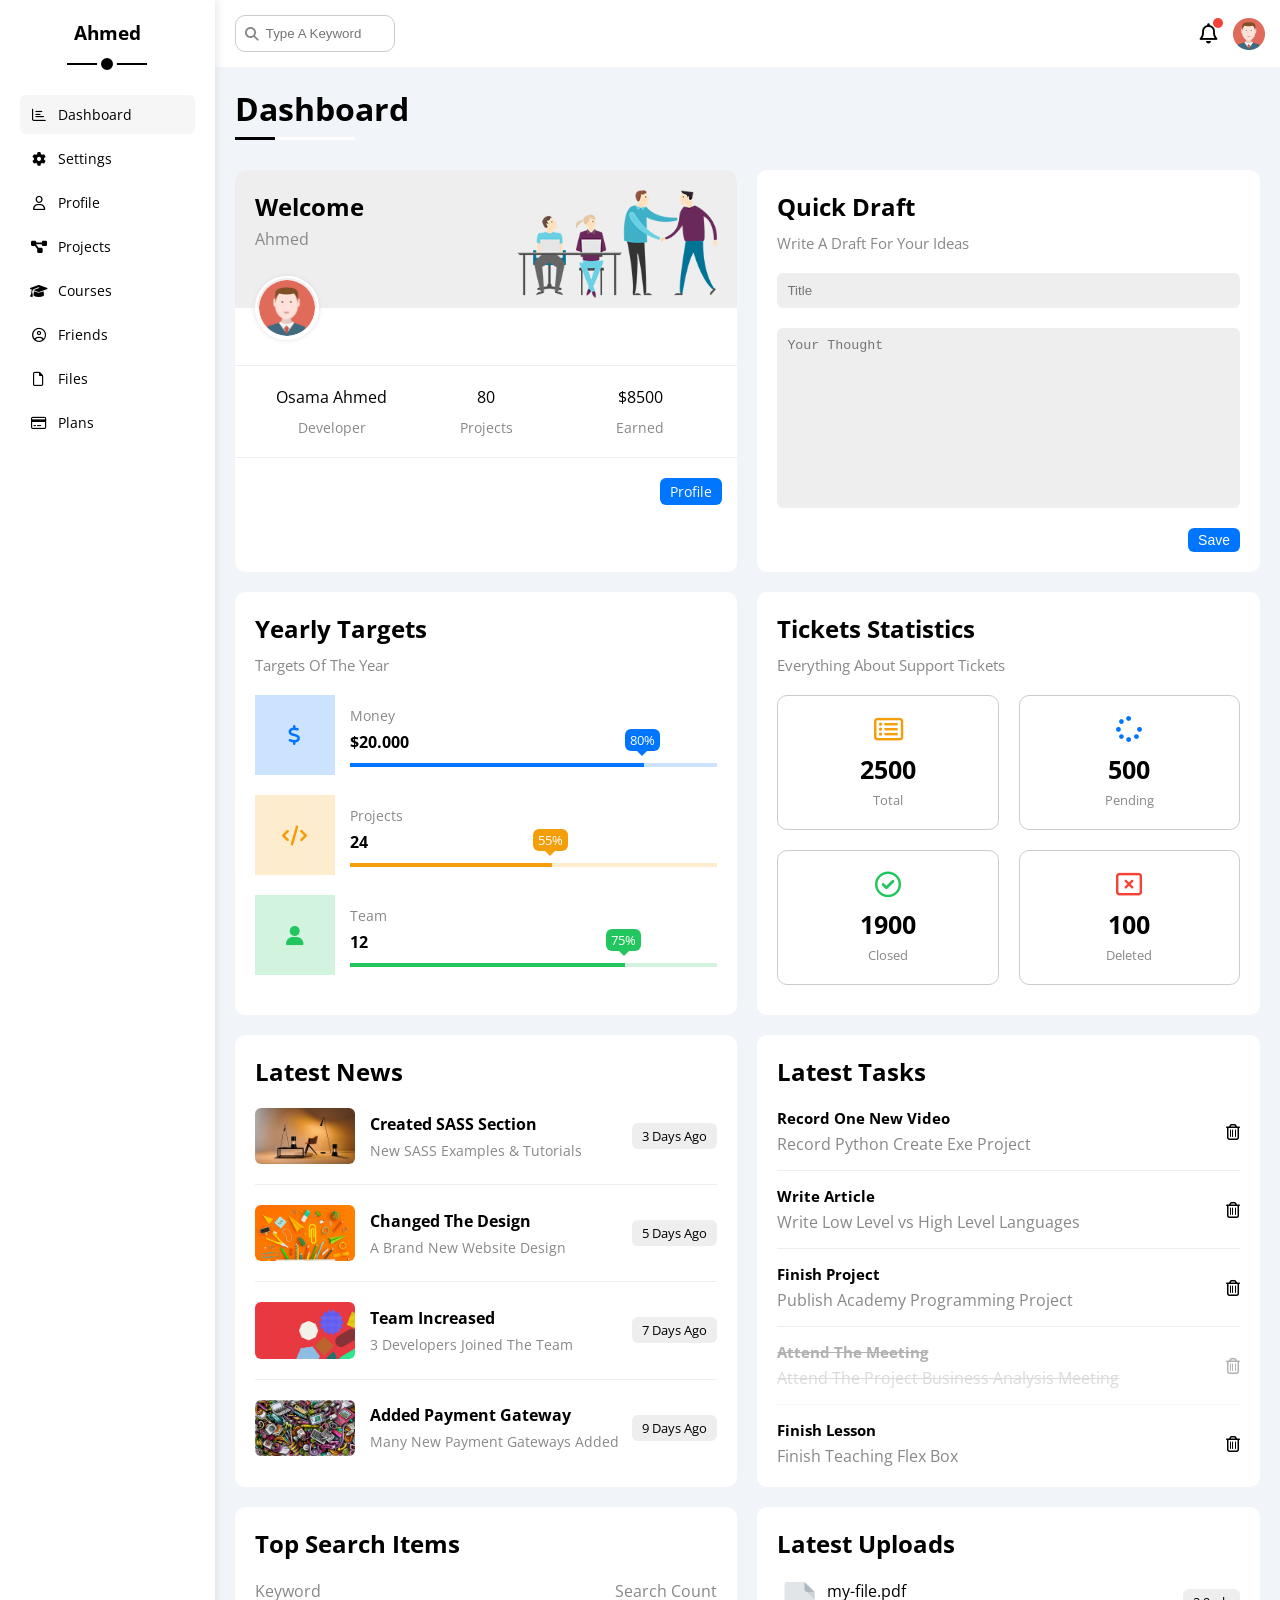
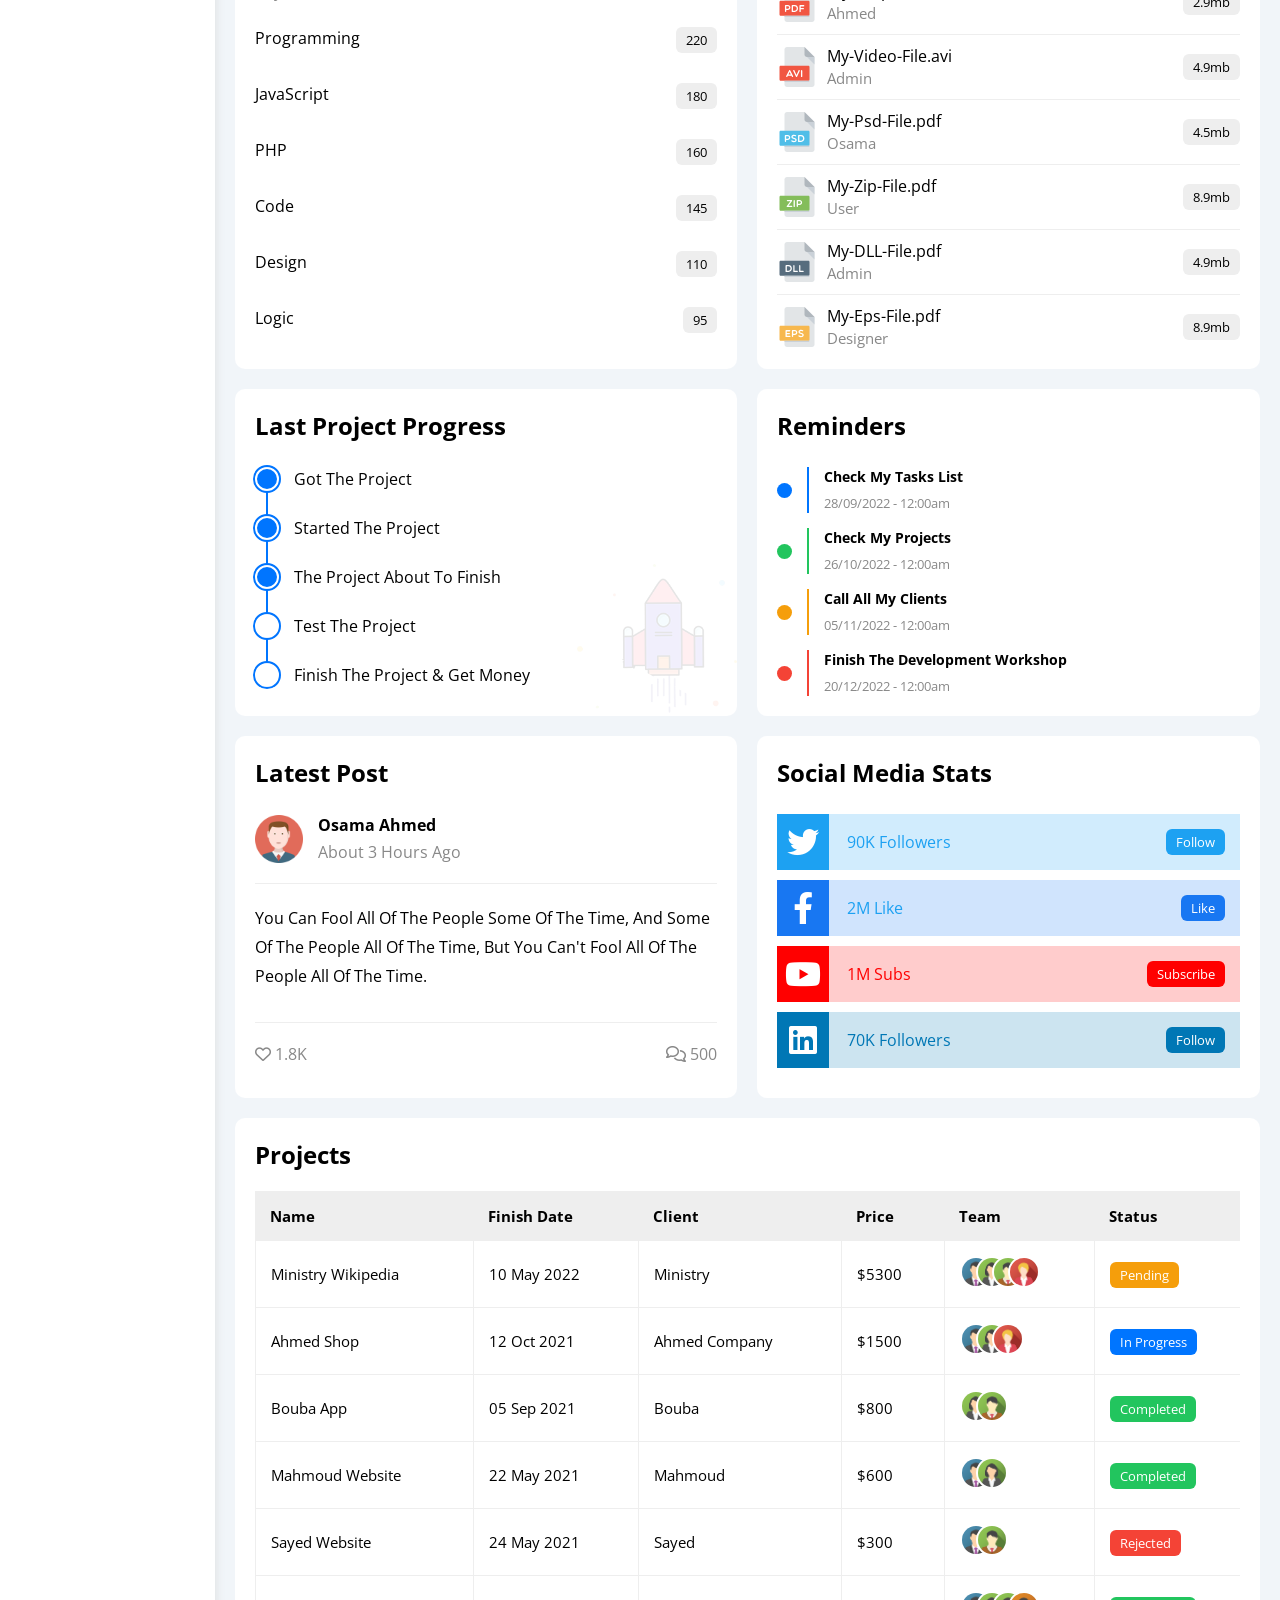
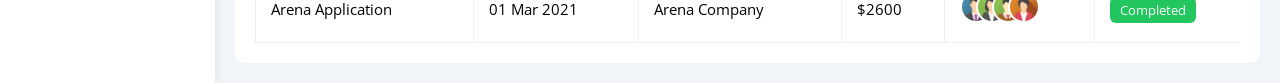
<file: index.html>
<!DOCTYPE html>
<html lang="en">
  <head>
    <meta charset="UTF-8" />
    <meta http-equiv="X-UA-Compatible" content="IE=edge" />
    <meta name="viewport" content="width=device-width, initial-scale=1.0" />
    <title>Dashboard</title>
    <link rel="stylesheet" href="css/all.min.css" />
    <link rel="stylesheet" href="css/framework.css" />
    <link rel="stylesheet" href="css/master.css" />
    <link rel="preconnect" href="https://fonts.googleapis.com" />
    <link rel="preconnect" href="https://fonts.gstatic.com" crossorigin />
    <link href="https://fonts.googleapis.com/css2?family=Open+Sans:wght@300;500&display=swap" rel="stylesheet" />
  </head>
  <body>
    <div class="page d-flex">
      <div class="sidebar bg-white p-20 p-relative">
        <h3 class="p-relative txt-c mt-0">Ahmed</h3>
        <ul>
          <li>
            <a class="active d-flex align-center fs-14 c-black rad-6 p-10" href="index.html">
              <i class="fa-regular fa-chart-bar fa-fw"></i>
              <span>Dashboard</span>
            </a>
          </li>
          <li>
            <a class="d-flex align-center fs-14 c-black rad-6 p-10" href="settings.html">
              <i class="fa-solid fa-gear fa-fw"></i>
              <span>Settings</span>
            </a>
          </li>
          <li>
            <a class="d-flex align-center fs-14 c-black rad-6 p-10" href="profile.html">
              <i class="fa-regular fa-user fa-fw"></i>
              <span>Profile</span>
            </a>
          </li>
          <li>
            <a class="d-flex align-center fs-14 c-black rad-6 p-10" href="projects.html">
              <i class="fa-solid fa-diagram-project fa-fw"></i>
              <span>Projects</span>
            </a>
          </li>
          <li>
            <a class="d-flex align-center fs-14 c-black rad-6 p-10" href="courses.html">
              <i class="fa-solid fa-graduation-cap fa-fw"></i>
              <span>Courses</span>
            </a>
          </li>
          <li>
            <a class="d-flex align-center fs-14 c-black rad-6 p-10" href="friends.html">
              <i class="fa-regular fa-circle-user fa-fw"></i>
              <span>Friends</span>
            </a>
          </li>
          <li>
            <a class="d-flex align-center fs-14 c-black rad-6 p-10" href="files.html">
              <i class="fa-regular fa-file fa-fw"></i>
              <span>Files</span>
            </a>
          </li>
          <li>
            <a class="d-flex align-center fs-14 c-black rad-6 p-10" href="plans.html">
              <i class="fa-regular fa-credit-card fa-fw"></i>
              <span>Plans</span>
            </a>
          </li>
        </ul>
      </div>
      <div class="content w-full">
        <!-- Start Head -->
        <div class="head bg-white p-15 between-flex">
          <div class="search p-relative">
            <input class="p-10" type="search" placeholder="Type A Keyword" />
          </div>
          <div class="icons d-flex align-center">
            <span class="notification p-relative">
              <i class="fa-regular fa-bell fa-lg"></i>
            </span>
            <img src="imgs/avatar.png" alt="" />
          </div>
        </div>
        <!-- End Head -->
        <h1 class="p-relative">Dashboard</h1>
        <div class="wrapper d-grid gap-20">
          <!-- Start Welcome Widget -->
          <div class="welcome bg-white rad-10 txt-c-mobile block-mobile">
            <div class="intro p-20 d-flex space-between bg-eee">
              <div>
                <h2 class="m-0">Welcome</h2>
                <p class="c-grey mt-5">Ahmed</p>
              </div>
              <img class="hide-mobile" src="imgs/welcome.png" alt="" />
            </div>
            <img src="imgs/avatar.png" alt="" class="avatar" />
            <div class="body txt-c d-flex p-20 mt-20 mb-20 block-mobile">
              <div>Osama Ahmed <span class="d-block c-grey fs-14 mt-10">Developer</span></div>
              <div>80 <span class="d-block c-grey fs-14 mt-10">Projects</span></div>
              <div>$8500 <span class="d-block c-grey fs-14 mt-10">Earned</span></div>
            </div>
            <a href="profile.html" class="visit d-block fs-14 bg-blue c-white w-fit btn-shape">Profile</a>
          </div>
          <!-- End Welcome Widget -->
          <!-- Start Quick Draft Widget -->
          <div class="quick-draft p-20 bg-white rad-10">
            <h2 class="mt-0 mb-10">Quick Draft</h2>
            <p class="mt-0 mb-20 c-grey fs-15">Write A Draft For Your Ideas</p>
            <form>
              <input class="d-block mb-20 w-full p-10 b-none bg-eee rad-6" type="text" placeholder="Title" />
              <textarea class="d-block mb-20 w-full p-10 b-none bg-eee rad-6" placeholder="Your Thought"></textarea>
              <input class="save d-block fs-14 bg-blue c-white b-none w-fit btn-shape" type="submit" value="Save" />
            </form>
          </div>
          <!-- End Quick Draft Widget -->
          <!-- Start Targets Widget -->
          <div class="targets p-20 bg-white rad-10">
            <h2 class="mt-0 mb-10">Yearly Targets</h2>
            <p class="mt-0 mb-20 c-grey fs-15">Targets Of The Year</p>
            <div class="target-row mb-20 blue center-flex">
              <div class="icon center-flex">
                <i class="fa-solid fa-dollar-sign fa-lg c-blue"></i>
              </div>
              <div class="details">
                <span class="fs-14 c-grey">Money</span>
                <span class="d-block mt-5 mb-10 fw-bold">$20.000</span>
                <div class="progress p-relative">
                  <span class="bg-blue blue" style="width: 80%">
                    <span class="bg-blue">80%</span>
                  </span>
                </div>
              </div>
            </div>
            <div class="target-row mb-20 center-flex orange">
              <div class="icon center-flex">
                <i class="fa-solid fa-code fa-lg c-orange"></i>
              </div>
              <div class="details">
                <span class="fs-14 c-grey">Projects</span>
                <span class="d-block mt-5 mb-10 fw-bold">24</span>
                <div class="progress p-relative">
                  <span class="bg-orange orange" style="width: 55%">
                    <span class="bg-orange">55%</span>
                  </span>
                </div>
              </div>
            </div>
            <div class="target-row mb-20 center-flex green">
              <div class="icon center-flex">
                <i class="fa-solid fa-user fa-lg c-green"></i>
              </div>
              <div class="details">
                <span class="fs-14 c-grey">Team</span>
                <span class="d-block mt-5 mb-10 fw-bold">12</span>
                <div class="progress p-relative">
                  <span class="bg-green green" style="width: 75%">
                    <span class="bg-green">75%</span>
                  </span>
                </div>
              </div>
            </div>
          </div>
          <!-- End Targets Widget -->
          <!-- Start Ticket Widget -->
          <div class="tickets p-20 bg-white rad-10">
            <h2 class="mt-0 mb-10">Tickets Statistics</h2>
            <p class="mt-0 mb-20 c-grey fs-15">Everything About Support Tickets</p>
            <div class="d-flex txt-c gap-20 f-wrap">
              <div class="box p-20 rad-10 fs-13 c-grey">
                <i class="fa-regular fa-rectangle-list fa-2x mb-10 c-orange"></i>
                <span class="d-block c-black fw-bold fs-25 mb-5">2500</span>
                Total
              </div>
              <div class="box p-20 rad-10 fs-13 c-grey">
                <i class="fa-solid fa-spinner fa-2x mb-10 c-blue"></i>
                <span class="d-block c-black fw-bold fs-25 mb-5">500</span>
                Pending
              </div>
              <div class="box p-20 rad-10 fs-13 c-grey">
                <i class="fa-regular fa-circle-check fa-2x mb-10 c-green"></i>
                <span class="d-block c-black fw-bold fs-25 mb-5">1900</span>
                Closed
              </div>
              <div class="box p-20 rad-10 fs-13 c-grey">
                <i class="fa-regular fa-rectangle-xmark fa-2x mb-10 c-red"></i>
                <span class="d-block c-black fw-bold fs-25 mb-5">100</span>
                Deleted
              </div>
            </div>
          </div>
          <!-- End Ticket Widget -->
          <!-- Start Latest News Widget -->
          <div class="latest-news p-20 bg-white rad-10 txt-c-mobile">
            <h2 class="mt-0 mb-20">Latest News</h2>
            <div class="news-row d-flex align-center">
              <img src="imgs/news-01.png" alt="" />
              <div class="info">
                <h3>Created SASS Section</h3>
                <p class="m-0 fs-14 c-grey">New SASS Examples & Tutorials</p>
              </div>
              <div class="btn-shape bg-eee fs-13 label">3 Days Ago</div>
            </div>
            <div class="news-row d-flex align-center">
              <img src="imgs/news-02.png" alt="" />
              <div class="info">
                <h3>Changed The Design</h3>
                <p class="m-0 fs-14 c-grey">A Brand New Website Design</p>
              </div>
              <div class="btn-shape bg-eee fs-13 label">5 Days Ago</div>
            </div>
            <div class="news-row d-flex align-center">
              <img src="imgs/news-03.png" alt="" />
              <div class="info">
                <h3>Team Increased</h3>
                <p class="m-0 fs-14 c-grey">3 Developers Joined The Team</p>
              </div>
              <div class="btn-shape bg-eee fs-13 label">7 Days Ago</div>
            </div>
            <div class="news-row d-flex align-center">
              <img src="imgs/news-04.png" alt="" />
              <div class="info">
                <h3>Added Payment Gateway</h3>
                <p class="m-0 fs-14 c-grey">Many New Payment Gateways Added</p>
              </div>
              <div class="btn-shape bg-eee fs-13 label">9 Days Ago</div>
            </div>
          </div>
          <!-- End Latest News Widget -->
          <!-- Start Tasks Widget -->
          <div class="tasks p-20 bg-white rad-10">
            <h2 class="mt-0 mb-20">Latest Tasks</h2>
            <div class="task-row between-flex">
              <div class="info">
                <h3 class="mt-0 mb-5 fs-15">Record One New Video</h3>
                <p class="m-0 c-grey">Record Python Create Exe Project</p>
              </div>
              <i class="fa-regular fa-trash-can delete"></i>
            </div>
            <div class="task-row between-flex">
              <div class="info">
                <h3 class="mt-0 mb-5 fs-15">Write Article</h3>
                <p class="m-0 c-grey">Write Low Level vs High Level Languages</p>
              </div>
              <i class="fa-regular fa-trash-can delete"></i>
            </div>
            <div class="task-row between-flex">
              <div class="info">
                <h3 class="mt-0 mb-5 fs-15">Finish Project</h3>
                <p class="m-0 c-grey">Publish Academy Programming Project</p>
              </div>
              <i class="fa-regular fa-trash-can delete"></i>
            </div>
            <div class="task-row between-flex done">
              <div class="info">
                <h3 class="mt-0 mb-5 fs-15">Attend The Meeting</h3>
                <p class="m-0 c-grey">Attend The Project Business Analysis Meeting</p>
              </div>
              <i class="fa-regular fa-trash-can delete"></i>
            </div>
            <div class="task-row between-flex">
              <div class="info">
                <h3 class="mt-0 mb-5 fs-15">Finish Lesson</h3>
                <p class="m-0 c-grey">Finish Teaching Flex Box</p>
              </div>
              <i class="fa-regular fa-trash-can delete"></i>
            </div>
          </div>
          <!-- End Tasks -->
          <!-- Start Top Search Word Widget -->
          <div class="search-items p-20 bg-white rad-10">
            <h2 class="mt-0 mb-20">Top Search Items</h2>
            <div class="items-head d-flex space-between c-grey mb-10">
              <div>Keyword</div>
              <div>Search Count</div>
            </div>
            <div class="items d-flex space-between pt-15 pb-15">
              <span>Programming</span>
              <span class="bg-eee fs-13 btn-shape">220</span>
            </div>
            <div class="items d-flex space-between pt-15 pb-15">
              <span>JavaScript</span>
              <span class="bg-eee btn-shape fs-13">180</span>
            </div>
            <div class="items d-flex space-between pt-15 pb-15">
              <span>PHP</span>
              <span class="bg-eee btn-shape fs-13">160</span>
            </div>
            <div class="items d-flex space-between pt-15 pb-15">
              <span>Code</span>
              <span class="bg-eee btn-shape fs-13">145</span>
            </div>
            <div class="items d-flex space-between pt-15 pb-15">
              <span>Design</span>
              <span class="bg-eee btn-shape fs-13">110</span>
            </div>
            <div class="items d-flex space-between pt-15 pb-15">
              <span>Logic</span>
              <span class="bg-eee btn-shape fs-13">95</span>
            </div>
          </div>
          <!-- End Top Search Word Widget -->
          <!-- Start Latest Uploads Widget -->
          <div class="latest-uploads p-20 bg-white rad-10">
            <h2 class="mt-0 mb-20">Latest Uploads</h2>
            <ul class="m-0">
              <li class="between-flex pb-10 mb-10">
                <div class="d-flex align-center">
                  <img class="mr-10" src="imgs/pdf.svg" alt="" />
                  <div>
                    <span class="d-block">my-file.pdf</span>
                    <span class="fs-15 c-grey">Ahmed</span>
                  </div>
                </div>
                <div class="bg-eee btn-shape fs-13">2.9mb</div>
              </li>
              <li class="between-flex pb-10 mb-10">
                <div class="d-flex align-center">
                  <img class="mr-10" src="imgs/avi.svg" alt="" />
                  <div>
                    <span class="d-block">My-Video-File.avi</span>
                    <span class="fs-15 c-grey">Admin</span>
                  </div>
                </div>
                <div class="bg-eee btn-shape fs-13">4.9mb</div>
              </li>
              <li class="between-flex pb-10 mb-10">
                <div class="d-flex align-center">
                  <img class="mr-10" src="imgs/psd.svg" alt="" />
                  <div>
                    <span class="d-block">My-Psd-File.pdf</span>
                    <span class="fs-15 c-grey">Osama</span>
                  </div>
                </div>
                <div class="bg-eee btn-shape fs-13">4.5mb</div>
              </li>
              <li class="between-flex pb-10 mb-10">
                <div class="d-flex align-center">
                  <img class="mr-10" src="imgs/zip.svg" alt="" />
                  <div>
                    <span class="d-block">My-Zip-File.pdf</span>
                    <span class="fs-15 c-grey">User</span>
                  </div>
                </div>
                <div class="bg-eee btn-shape fs-13">8.9mb</div>
              </li>
              <li class="between-flex pb-10 mb-10">
                <div class="d-flex align-center">
                  <img class="mr-10" src="imgs/dll.svg" alt="" />
                  <div>
                    <span class="d-block">My-DLL-File.pdf</span>
                    <span class="fs-15 c-grey">Admin</span>
                  </div>
                </div>
                <div class="bg-eee btn-shape fs-13">4.9mb</div>
              </li>
              <li class="between-flex">
                <div class="d-flex align-center">
                  <img class="mr-10" src="imgs/eps.svg" alt="" />
                  <div>
                    <span class="d-block">My-Eps-File.pdf</span>
                    <span class="fs-15 c-grey">Designer</span>
                  </div>
                </div>
                <div class="bg-eee btn-shape fs-13">8.9mb</div>
              </li>
            </ul>
          </div>
          <!-- End Latest Uploads Widget -->
          <!-- Start Last Project Progress Widget -->
          <div class="last-project p-20 bg-white rad-10 p-relative">
            <h2 class="mt-0 mb-20">Last Project Progress</h2>
            <ul class="m-0 p-relative">
              <li class="mt-25 d-flex align-center done">Got The Project</li>
              <li class="mt-25 d-flex align-center done">Started The Project</li>
              <li class="mt-25 d-flex align-center done">The Project About To Finish</li>
              <li class="mt-25 d-flex align-center current">Test The Project</li>
              <li class="mt-25 d-flex align-center">Finish The Project & Get Money</li>
            </ul>
            <img class="launch-icon hide-mobile" src="imgs/project.png" alt="" />
          </div>
          <!-- End Last Project Progress Widget -->
          <!-- Start Reminders Widget -->
          <div class="reminders p-20 bg-white rad-10 p-relative">
            <h2 class="mt-0 mb-25">Reminders</h2>
            <ul class="m-0">
              <li class="d-flex align-center mt-15">
                <span class="key bg-blue mr-15 d-block rad-half"></span>
                <div class="pl-15 blue">
                  <p class="fs-14 fw-bold mt-0 mb-5">Check My Tasks List</p>
                  <span class="fs-13 c-grey">28/09/2022 - 12:00am</span>
                </div>
              </li>
              <li class="d-flex align-center mt-15">
                <span class="key bg-green mr-15 d-block rad-half"></span>
                <div class="pl-15 green">
                  <p class="fs-14 fw-bold mt-0 mb-5">Check My Projects</p>
                  <span class="fs-13 c-grey">26/10/2022 - 12:00am</span>
                </div>
              </li>
              <li class="d-flex align-center mt-15">
                <span class="key bg-orange mr-15 d-block rad-half"></span>
                <div class="pl-15 orange">
                  <p class="fs-14 fw-bold mt-0 mb-5">Call All My Clients</p>
                  <span class="fs-13 c-grey">05/11/2022 - 12:00am</span>
                </div>
              </li>
              <li class="d-flex align-center mt-15">
                <span class="key bg-red mr-15 d-block rad-half"></span>
                <div class="pl-15 red">
                  <p class="fs-14 fw-bold mt-0 mb-5">Finish The Development Workshop</p>
                  <span class="fs-13 c-grey">20/12/2022 - 12:00am</span>
                </div>
              </li>
            </ul>
          </div>
          <!-- End Reminders Widget -->
          <!-- Start Latest Post Widget -->
          <div class="latest-post p-20 bg-white rad-10 p-relative">
            <h2 class="mt-0 mb-25">Latest Post</h2>
            <div class="top d-flex align-center">
              <img class="avatar mr-15" src="imgs/avatar.png" alt="" />
              <div class="info">
                <span class="d-block mb-5 fw-bold">Osama Ahmed</span>
                <span class="c-grey">About 3 Hours Ago</span>
              </div>
            </div>
            <div class="post-content txt-c-mobile pt-20 pb-20 mt-20 mb-20">
              You can fool all of the people some of the time, and some of the people all of the time, but you can't
              fool all of the people all of the time.
            </div>
            <div class="post-stats between-flex c-grey">
              <div>
                <i class="fa-regular fa-heart"></i>
                <span>1.8K</span>
              </div>
              <div>
                <i class="fa-regular fa-comments"></i>
                <span>500</span>
              </div>
            </div>
          </div>
          <!-- End Latest Post Widget -->
          <!-- Start Social Media Stats Widget -->
          <div class="social-media p-20 bg-white rad-10 p-relative">
            <h2 class="mt-0 mb-25">Social Media Stats</h2>
            <div class="box twitter p-15 p-relative mb-10 between-flex">
              <i class="fa-brands fa-twitter fa-2x c-white h-full center-flex"></i>
              <span>90K Followers</span>
              <a class="fs-13 c-white btn-shape" href="#">Follow</a>
            </div>
            <div class="box facebook p-15 p-relative mb-10 between-flex">
              <i class="fa-brands fa-facebook-f fa-2x c-white h-full center-flex"></i>
              <span>2M Like</span>
              <a class="fs-13 c-white btn-shape" href="#">Like</a>
            </div>
            <div class="box youtube p-15 p-relative mb-10 between-flex">
              <i class="fa-brands fa-youtube fa-2x c-white h-full center-flex"></i>
              <span>1M Subs</span>
              <a class="fs-13 c-white btn-shape" href="#">Subscribe</a>
            </div>
            <div class="box linkedin p-15 p-relative mb-10 between-flex">
              <i class="fa-brands fa-linkedin fa-2x c-white h-full center-flex"></i>
              <span>70K Followers</span>
              <a class="fs-13 c-white btn-shape" href="#">Follow</a>
            </div>
          </div>
          <!-- Start End Media Stats Widget -->
        </div>
        <!-- Start Projects Table -->
        <div class="projects p-20 bg-white rad-10 m-20">
          <h2 class="mt-0 mb-20">Projects</h2>
          <div class="responsive-table">
            <table class="fs-15 w-full">
              <thead>
                <tr>
                  <td>Name</td>
                  <td>Finish Date</td>
                  <td>Client</td>
                  <td>Price</td>
                  <td>Team</td>
                  <td>Status</td>
                </tr>
              </thead>
              <tbody>
                <tr>
                  <td>Ministry Wikipedia</td>
                  <td>10 May 2022</td>
                  <td>Ministry</td>
                  <td>$5300</td>
                  <td>
                    <img src="imgs/team-01.png" alt="" />
                    <img src="imgs/team-02.png" alt="" />
                    <img src="imgs/team-03.png" alt="" />
                    <img src="imgs/team-05.png" alt="" />
                  </td>
                  <td>
                    <span class="label btn-shape bg-orange c-white">Pending</span>
                  </td>
                </tr>
                <tr>
                  <td>Ahmed Shop</td>
                  <td>12 Oct 2021</td>
                  <td>Ahmed Company</td>
                  <td>$1500</td>
                  <td>
                    <img src="imgs/team-01.png" alt="" />
                    <img src="imgs/team-02.png" alt="" />
                    <img src="imgs/team-05.png" alt="" />
                  </td>
                  <td><span class="label btn-shape bg-blue c-white">In Progress</span></td>
                </tr>
                <tr>
                  <td>Bouba App</td>
                  <td>05 Sep 2021</td>
                  <td>Bouba</td>
                  <td>$800</td>
                  <td>
                    <img src="imgs/team-02.png" alt="" />
                    <img src="imgs/team-03.png" alt="" />
                  </td>
                  <td><span class="label btn-shape bg-green c-white">Completed</span></td>
                </tr>
                <tr>
                  <td>Mahmoud Website</td>
                  <td>22 May 2021</td>
                  <td>Mahmoud</td>
                  <td>$600</td>
                  <td>
                    <img src="imgs/team-01.png" alt="" />
                    <img src="imgs/team-02.png" alt="" />
                  </td>
                  <td><span class="label btn-shape bg-green c-white">Completed</span></td>
                </tr>
                <tr>
                  <td>Sayed Website</td>
                  <td>24 May 2021</td>
                  <td>Sayed</td>
                  <td>$300</td>
                  <td>
                    <img src="imgs/team-01.png" alt="" />
                    <img src="imgs/team-03.png" alt="" />
                  </td>
                  <td><span class="label btn-shape bg-red c-white">Rejected</span></td>
                </tr>
                <tr>
                  <td>Arena Application</td>
                  <td>01 Mar 2021</td>
                  <td>Arena Company</td>
                  <td>$2600</td>
                  <td>
                    <img src="imgs/team-01.png" alt="" />
                    <img src="imgs/team-02.png" alt="" />
                    <img src="imgs/team-03.png" alt="" />
                    <img src="imgs/team-04.png" alt="" />
                  </td>
                  <td><span class="label btn-shape bg-green c-white">Completed</span></td>
                </tr>
              </tbody>
            </table>
          </div>
        </div>
        <!-- End Projects Table -->
      </div>
    </div>
  </body>
</html>
</file>
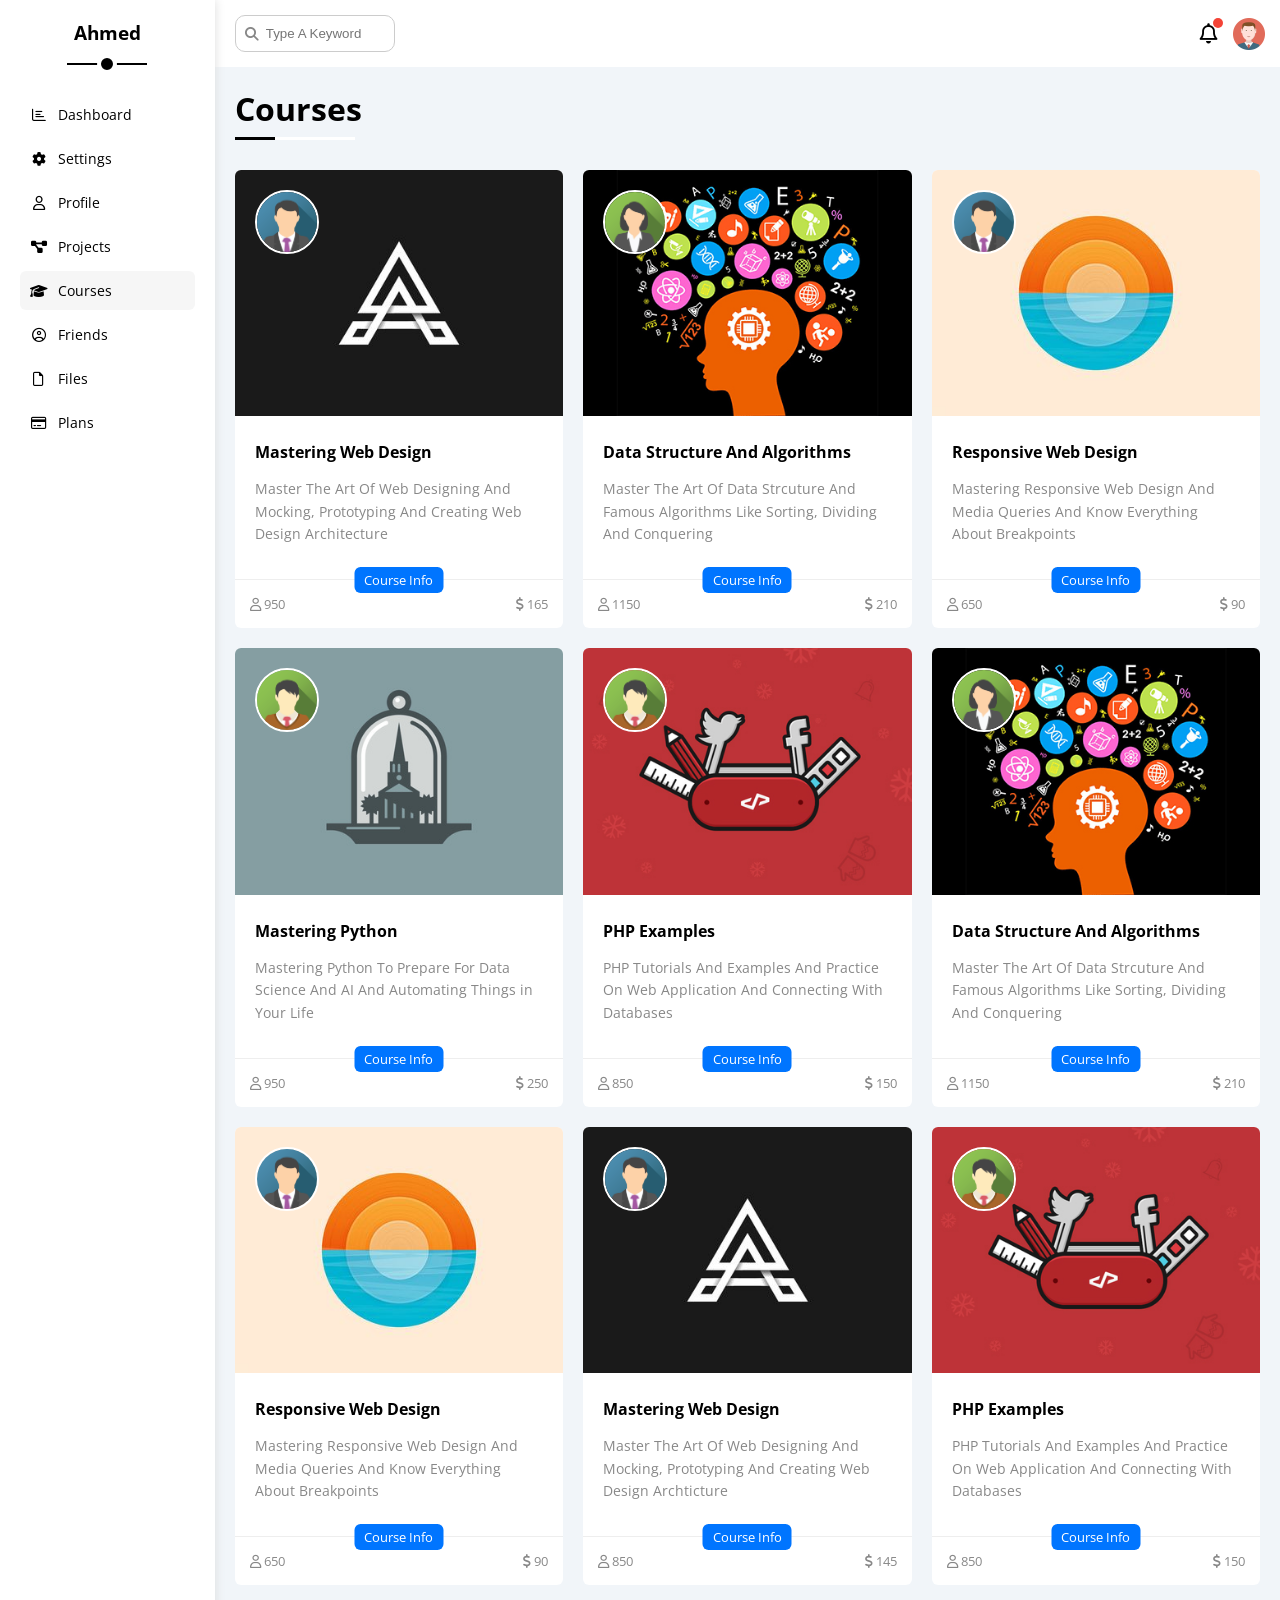
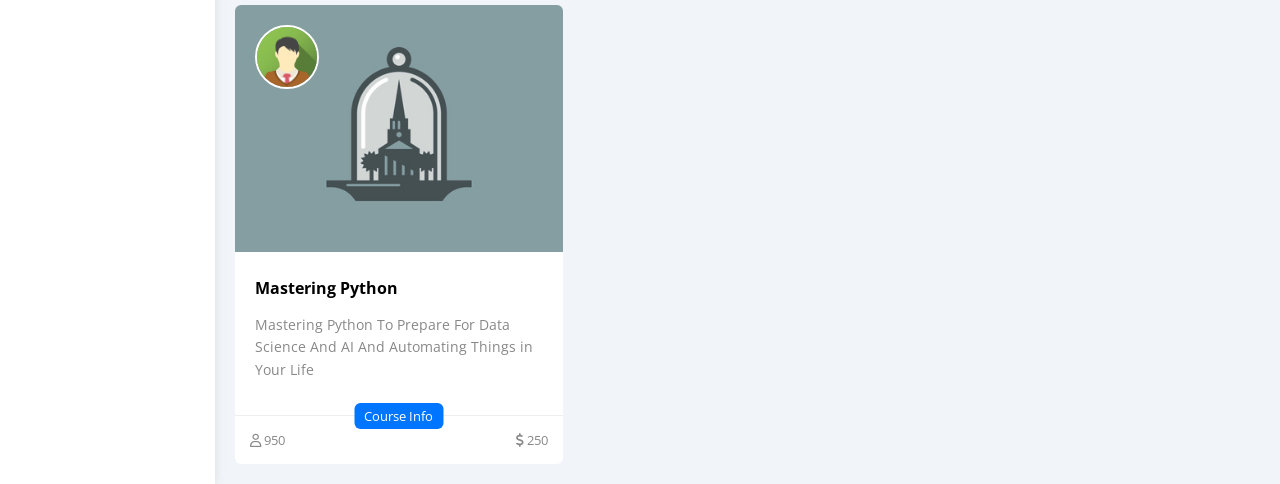
<file: courses.html>
<!DOCTYPE html>
<html lang="en">
  <head>
    <meta charset="UTF-8" />
    <meta http-equiv="X-UA-Compatible" content="IE=edge" />
    <meta name="viewport" content="width=device-width, initial-scale=1.0" />
    <title>Courses</title>
    <link rel="stylesheet" href="css/all.min.css" />
    <link rel="stylesheet" href="css/framework.css" />
    <link rel="stylesheet" href="css/master.css" />
    <link rel="preconnect" href="https://fonts.googleapis.com" />
    <link rel="preconnect" href="https://fonts.gstatic.com" crossorigin />
    <link href="https://fonts.googleapis.com/css2?family=Open+Sans:wght@300;500&display=swap" rel="stylesheet" />
  </head>
  <body>
    <div class="page d-flex">
      <div class="sidebar bg-white p-20 p-relative">
        <h3 class="p-relative txt-c mt-0">Ahmed</h3>
        <ul>
          <li>
            <a class="d-flex align-center fs-14 c-black rad-6 p-10" href="index.html">
              <i class="fa-regular fa-chart-bar fa-fw"></i>
              <span>Dashboard</span>
            </a>
          </li>
          <li>
            <a class="d-flex align-center fs-14 c-black rad-6 p-10" href="settings.html">
              <i class="fa-solid fa-gear fa-fw"></i>
              <span>Settings</span>
            </a>
          </li>
          <li>
            <a class="d-flex align-center fs-14 c-black rad-6 p-10" href="profile.html">
              <i class="fa-regular fa-user fa-fw"></i>
              <span>Profile</span>
            </a>
          </li>
          <li>
            <a class="d-flex align-center fs-14 c-black rad-6 p-10" href="projects.html">
              <i class="fa-solid fa-diagram-project fa-fw"></i>
              <span>Projects</span>
            </a>
          </li>
          <li>
            <a class="active d-flex align-center fs-14 c-black rad-6 p-10" href="courses.html">
              <i class="fa-solid fa-graduation-cap fa-fw"></i>
              <span>Courses</span>
            </a>
          </li>
          <li>
            <a class="d-flex align-center fs-14 c-black rad-6 p-10" href="friends.html">
              <i class="fa-regular fa-circle-user fa-fw"></i>
              <span>Friends</span>
            </a>
          </li>
          <li>
            <a class="d-flex align-center fs-14 c-black rad-6 p-10" href="files.html">
              <i class="fa-regular fa-file fa-fw"></i>
              <span>Files</span>
            </a>
          </li>
          <li>
            <a class="d-flex align-center fs-14 c-black rad-6 p-10" href="plans.html">
              <i class="fa-regular fa-credit-card fa-fw"></i>
              <span>Plans</span>
            </a>
          </li>
        </ul>
      </div>
      <div class="content w-full">
        <!-- Start Head -->
        <div class="head bg-white p-15 between-flex">
          <div class="search p-relative">
            <input class="p-10" type="search" placeholder="Type A Keyword" />
          </div>
          <div class="icons d-flex align-center">
            <span class="notification p-relative">
              <i class="fa-regular fa-bell fa-lg"></i>
            </span>
            <img src="imgs/avatar.png" alt="" />
          </div>
        </div>
        <!-- End Head -->
        <h1 class="p-relative">Courses</h1>
        <div class="courses-page d-grid m-20 gap-20">
          <div class="course bg-white rad-6 p-relative">
            <img class="cover" src="imgs/course-01.jpg" alt="" />
            <img class="instructor" src="imgs/team-01.png" alt="" />
            <div class="p-20">
              <h4 class="m-0">Mastering Web Design</h4>
              <p class="description c-grey mt-15 fs-14">
                Master The Art Of Web Designing And Mocking, Prototyping And Creating Web Design Architecture
              </p>
            </div>
            <div class="info p-15 p-relative between-flex">
              <span class="title bg-blue c-white btn-shape">Course Info</span>
              <span class="c-grey">
                <i class="fa-regular fa-user"></i>
                950
              </span>
              <span class="c-grey">
                <i class="fa-solid fa-dollar-sign"></i>
                165
              </span>
            </div>
          </div>
          <div class="course bg-white rad-6 p-relative">
            <img class="cover" src="imgs/course-02.jpg" alt="" />
            <img class="instructor" src="imgs/team-02.png" alt="" />
            <div class="p-20">
              <h4 class="m-0">Data Structure And Algorithms</h4>
              <p class="description c-grey mt-15 fs-14">
                Master The Art Of Data Strcuture And Famous Algorithms Like Sorting, Dividing And Conquering
              </p>
            </div>
            <div class="info p-15 p-relative between-flex">
              <span class="title bg-blue c-white btn-shape">Course Info</span>
              <span class="c-grey"> <i class="fa-regular fa-user"></i> 1150</span>
              <span class="c-grey"><i class="fa-solid fa-dollar-sign"></i> 210</span>
            </div>
          </div>
          <div class="course bg-white rad-6 p-relative">
            <img class="cover" src="imgs/course-03.jpg" alt="" />
            <img class="instructor" src="imgs/team-01.png" alt="" />
            <div class="p-20">
              <h4 class="m-0">Responsive Web Design</h4>
              <p class="description c-grey mt-15 fs-14">
                Mastering Responsive Web Design And Media Queries And Know Everything About Breakpoints
              </p>
            </div>
            <div class="info p-15 p-relative between-flex">
              <span class="title bg-blue c-white btn-shape">Course Info</span>
              <span class="c-grey"> <i class="fa-regular fa-user"></i> 650</span>
              <span class="c-grey"><i class="fa-solid fa-dollar-sign"></i> 90</span>
            </div>
          </div>
          <div class="course bg-white rad-6 p-relative">
            <img class="cover" src="imgs/course-04.jpg" alt="" />
            <img class="instructor" src="imgs/team-03.png" alt="" />
            <div class="p-20">
              <h4 class="m-0">Mastering Python</h4>
              <p class="description c-grey mt-15 fs-14">
                Mastering Python To Prepare For Data Science And AI And Automating Things in Your Life
              </p>
            </div>
            <div class="info p-15 p-relative between-flex">
              <span class="title bg-blue c-white btn-shape">Course Info</span>
              <span class="c-grey"> <i class="fa-regular fa-user"></i> 950</span>
              <span class="c-grey"><i class="fa-solid fa-dollar-sign"></i> 250</span>
            </div>
          </div>
          <div class="course bg-white rad-6 p-relative">
            <img class="cover" src="imgs/course-05.jpg" alt="" />
            <img class="instructor" src="imgs/team-03.png" alt="" />
            <div class="p-20">
              <h4 class="m-0">PHP Examples</h4>
              <p class="description c-grey mt-15 fs-14">
                PHP Tutorials And Examples And Practice On Web Application And Connecting With Databases
              </p>
            </div>
            <div class="info p-15 p-relative between-flex">
              <span class="title bg-blue c-white btn-shape">Course Info</span>
              <span class="c-grey"> <i class="fa-regular fa-user"></i> 850</span>
              <span class="c-grey"><i class="fa-solid fa-dollar-sign"></i> 150</span>
            </div>
          </div>
          <div class="course bg-white rad-6 p-relative">
            <img class="cover" src="imgs/course-02.jpg" alt="" />
            <img class="instructor" src="imgs/team-02.png" alt="" />
            <div class="p-20">
              <h4 class="m-0">Data Structure And Algorithms</h4>
              <p class="description c-grey mt-15 fs-14">
                Master The Art Of Data Strcuture And Famous Algorithms Like Sorting, Dividing And Conquering
              </p>
            </div>
            <div class="info p-15 p-relative between-flex">
              <span class="title bg-blue c-white btn-shape">Course Info</span>
              <span class="c-grey"> <i class="fa-regular fa-user"></i> 1150</span>
              <span class="c-grey"><i class="fa-solid fa-dollar-sign"></i> 210</span>
            </div>
          </div>
          <div class="course bg-white rad-6 p-relative">
            <img class="cover" src="imgs/course-03.jpg" alt="" />
            <img class="instructor" src="imgs/team-01.png" alt="" />
            <div class="p-20">
              <h4 class="m-0">Responsive Web Design</h4>
              <p class="description c-grey mt-15 fs-14">
                Mastering Responsive Web Design And Media Queries And Know Everything About Breakpoints
              </p>
            </div>
            <div class="info p-15 p-relative between-flex">
              <span class="title bg-blue c-white btn-shape">Course Info</span>
              <span class="c-grey"> <i class="fa-regular fa-user"></i> 650</span>
              <span class="c-grey"><i class="fa-solid fa-dollar-sign"></i> 90</span>
            </div>
          </div>
          <div class="course bg-white rad-6 p-relative">
            <img class="cover" src="imgs/course-01.jpg" alt="" />
            <img class="instructor" src="imgs/team-01.png" alt="" />
            <div class="p-20">
              <h4 class="m-0">Mastering Web Design</h4>
              <p class="description c-grey mt-15 fs-14">
                Master The Art Of Web Designing And Mocking, Prototyping And Creating Web Design Archticture
              </p>
            </div>
            <div class="info p-15 p-relative between-flex">
              <span class="title bg-blue c-white btn-shape">Course Info</span>
              <span class="c-grey"> <i class="fa-regular fa-user"></i> 850</span>
              <span class="c-grey"><i class="fa-solid fa-dollar-sign"></i> 145</span>
            </div>
          </div>
          <div class="course bg-white rad-6 p-relative">
            <img class="cover" src="imgs/course-05.jpg" alt="" />
            <img class="instructor" src="imgs/team-03.png" alt="" />
            <div class="p-20">
              <h4 class="m-0">PHP Examples</h4>
              <p class="description c-grey mt-15 fs-14">
                PHP Tutorials And Examples And Practice On Web Application And Connecting With Databases
              </p>
            </div>
            <div class="info p-15 p-relative between-flex">
              <span class="title bg-blue c-white btn-shape">Course Info</span>
              <span class="c-grey"> <i class="fa-regular fa-user"></i> 850</span>
              <span class="c-grey"><i class="fa-solid fa-dollar-sign"></i> 150</span>
            </div>
          </div>
          <div class="course bg-white rad-6 p-relative">
            <img class="cover" src="imgs/course-04.jpg" alt="" />
            <img class="instructor" src="imgs/team-03.png" alt="" />
            <div class="p-20">
              <h4 class="m-0">Mastering Python</h4>
              <p class="description c-grey mt-15 fs-14">
                Mastering Python To Prepare For Data Science And AI And Automating Things in Your Life
              </p>
            </div>
            <div class="info p-15 p-relative between-flex">
              <span class="title bg-blue c-white btn-shape">Course Info</span>
              <span class="c-grey"> <i class="fa-regular fa-user"></i> 950</span>
              <span class="c-grey"><i class="fa-solid fa-dollar-sign"></i> 250</span>
            </div>
          </div>
        </div>
      </div>
    </div>
  </body>
</html>
</file>
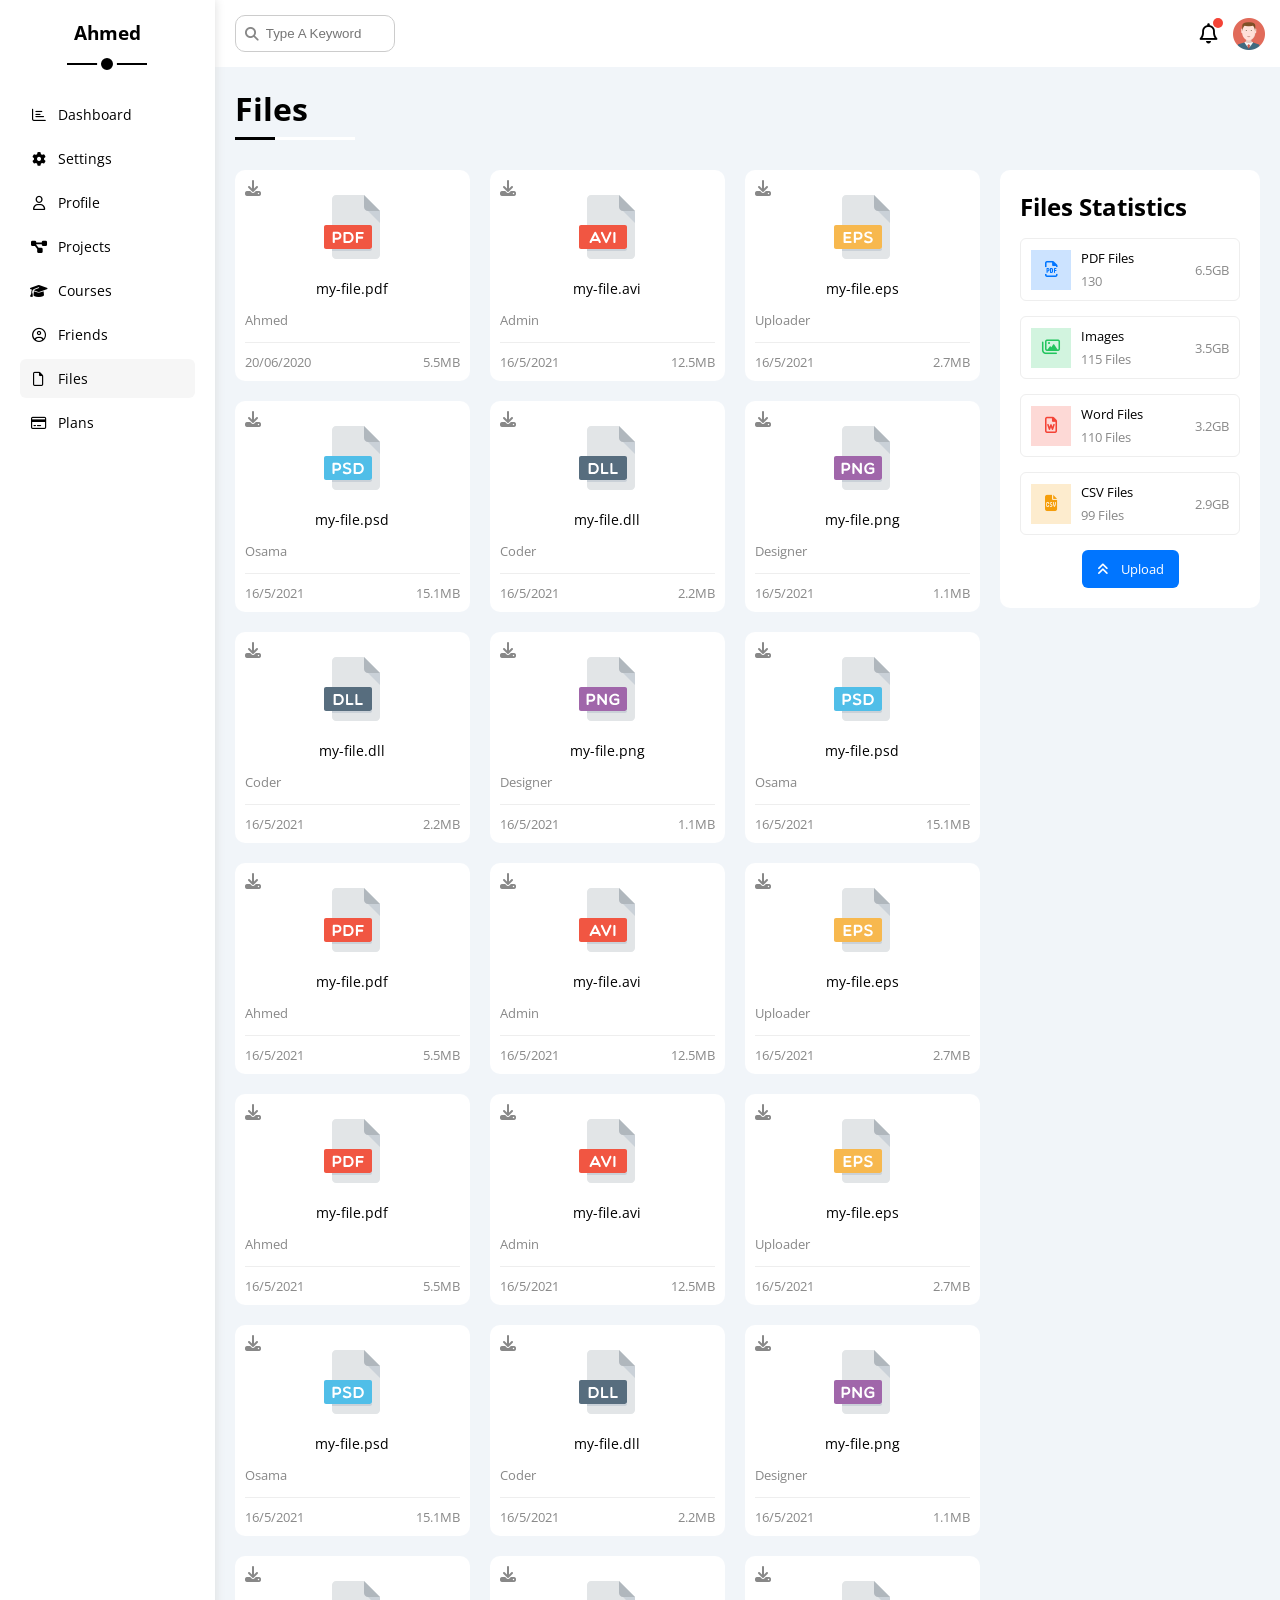
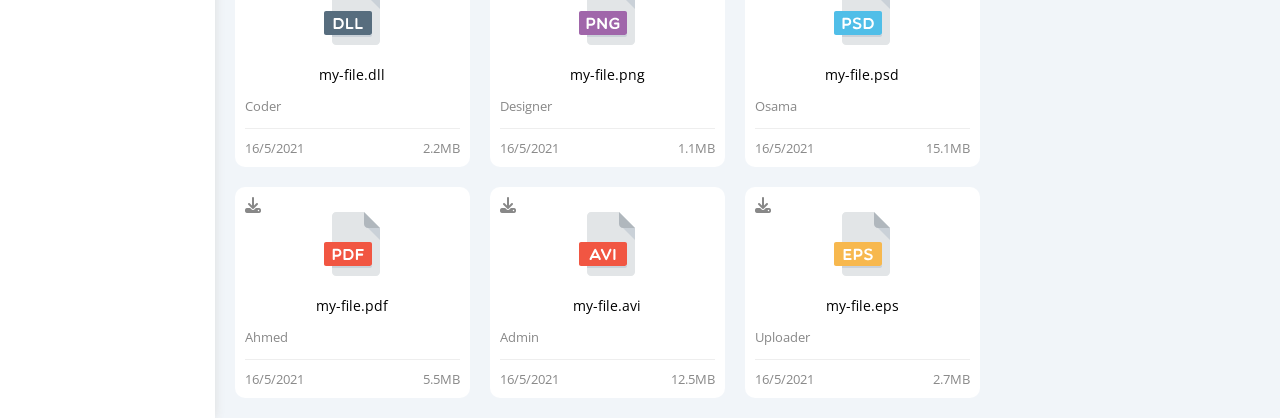
<file: files.html>
<!DOCTYPE html>
<html lang="en">
  <head>
    <meta charset="UTF-8" />
    <meta http-equiv="X-UA-Compatible" content="IE=edge" />
    <meta name="viewport" content="width=device-width, initial-scale=1.0" />
    <title>Files</title>
    <link rel="stylesheet" href="css/all.min.css" />
    <link rel="stylesheet" href="css/framework.css" />
    <link rel="stylesheet" href="css/master.css" />
    <link rel="preconnect" href="https://fonts.googleapis.com" />
    <link rel="preconnect" href="https://fonts.gstatic.com" crossorigin />
    <link href="https://fonts.googleapis.com/css2?family=Open+Sans:wght@300;500&display=swap" rel="stylesheet" />
  </head>
  <body>
    <div class="page d-flex">
      <div class="sidebar bg-white p-20 p-relative">
        <h3 class="p-relative txt-c mt-0">Ahmed</h3>
        <ul>
          <li>
            <a class="d-flex align-center fs-14 c-black rad-6 p-10" href="index.html">
              <i class="fa-regular fa-chart-bar fa-fw"></i>
              <span>Dashboard</span>
            </a>
          </li>
          <li>
            <a class="d-flex align-center fs-14 c-black rad-6 p-10" href="settings.html">
              <i class="fa-solid fa-gear fa-fw"></i>
              <span>Settings</span>
            </a>
          </li>
          <li>
            <a class="d-flex align-center fs-14 c-black rad-6 p-10" href="profile.html">
              <i class="fa-regular fa-user fa-fw"></i>
              <span>Profile</span>
            </a>
          </li>
          <li>
            <a class="d-flex align-center fs-14 c-black rad-6 p-10" href="projects.html">
              <i class="fa-solid fa-diagram-project fa-fw"></i>
              <span>Projects</span>
            </a>
          </li>
          <li>
            <a class="d-flex align-center fs-14 c-black rad-6 p-10" href="courses.html">
              <i class="fa-solid fa-graduation-cap fa-fw"></i>
              <span>Courses</span>
            </a>
          </li>
          <li>
            <a class="d-flex align-center fs-14 c-black rad-6 p-10" href="friends.html">
              <i class="fa-regular fa-circle-user fa-fw"></i>
              <span>Friends</span>
            </a>
          </li>
          <li>
            <a class="active d-flex align-center fs-14 c-black rad-6 p-10" href="files.html">
              <i class="fa-regular fa-file fa-fw"></i>
              <span>Files</span>
            </a>
          </li>
          <li>
            <a class="d-flex align-center fs-14 c-black rad-6 p-10" href="plans.html">
              <i class="fa-regular fa-credit-card fa-fw"></i>
              <span>Plans</span>
            </a>
          </li>
        </ul>
      </div>
      <div class="content w-full">
        <!-- Start Head -->
        <div class="head bg-white p-15 between-flex">
          <div class="search p-relative">
            <input class="p-10" type="search" placeholder="Type A Keyword" />
          </div>
          <div class="icons d-flex align-center">
            <span class="notification p-relative">
              <i class="fa-regular fa-bell fa-lg"></i>
            </span>
            <img src="imgs/avatar.png" alt="" />
          </div>
        </div>
        <!-- End Head -->
        <h1 class="p-relative">Files</h1>
        <div class="files-page d-flex m-20 gap-20">
          <div class="files-stats p-20 bg-white rad-10">
            <h2 class="mt-0 mb-15 txt-c-mobile">Files Statistics</h2>
            <div class="d-flex align-center border-eee p-10 rad-6 mb-15 fs-13">
              <i class="fa-regular fa-file-pdf fa-lg blue center-flex c-blue icon"></i>
              <div class="info">
                <span>PDF Files</span>
                <span class="c-grey d-block mt-5">130</span>
              </div>
              <div class="size c-grey">6.5GB</div>
            </div>
            <div class="d-flex align-center border-eee p-10 rad-6 mb-15 fs-13">
              <i class="fa-regular fa-images fa-lg green center-flex c-green icon"></i>
              <div class="info">
                <span>Images</span>
                <span class="c-grey d-block mt-5">115 Files</span>
              </div>
              <div class="size c-grey">3.5GB</div>
            </div>
            <div class="d-flex align-center border-eee p-10 rad-6 mb-15 fs-13">
              <i class="fa-regular fa-file-word fa-lg red center-flex c-red icon"></i>
              <div class="info">
                <span>Word Files</span>
                <span class="c-grey d-block mt-5">110 Files</span>
              </div>
              <div class="size c-grey">3.2GB</div>
            </div>
            <div class="d-flex align-center border-eee p-10 rad-6 fs-13">
              <i class="fa-solid fa-file-csv fa-lg orange center-flex c-orange icon"></i>
              <div class="info">
                <span>CSV Files</span>
                <span class="c-grey d-block mt-5">99 Files</span>
              </div>
              <div class="size c-grey">2.9GB</div>
            </div>
            <a class="upload bg-blue c-white fs-13 rad-6 d-block w-fit" href="#">
              <i class="fa-solid fa-angles-up mr-10"></i>
              Upload
            </a>
          </div>
          <div class="files-content d-grid gap-20">
            <div class="file bg-white p-10 rad-10">
              <i class="fa-solid fa-download c-grey p-absolute"></i>
              <div class="icon txt-c">
                <img class="mt-15 mb-15" src="imgs/pdf.svg" alt="" />
              </div>
              <div class="txt-c mb-10 fs-14">my-file.pdf</div>
              <p class="c-grey fs-13">Ahmed</p>
              <div class="info between-flex mt-10 pt-10 fs-13 c-grey">
                <span>20/06/2020</span>
                <span>5.5MB</span>
              </div>
            </div>
            <div class="file bg-white p-10 rad-10">
              <i class="fa-solid fa-download c-grey p-absolute"></i>
              <div class="icon txt-c">
                <img class="mt-15 mb-15" src="imgs/avi.svg" alt="" />
              </div>
              <div class="txt-c mb-10 fs-14">my-file.avi</div>
              <p class="c-grey fs-13">Admin</p>
              <div class="info between-flex mt-10 pt-10 fs-13 c-grey">
                <span>16/5/2021</span>
                <span>12.5MB</span>
              </div>
            </div>
            <div class="file bg-white p-10 rad-10">
              <i class="fa-solid fa-download c-grey p-absolute"></i>
              <div class="icon txt-c">
                <img class="mt-15 mb-15" src="imgs/eps.svg" alt="" />
              </div>
              <div class="txt-c mb-10 fs-14">my-file.eps</div>
              <p class="c-grey fs-13">Uploader</p>
              <div class="info between-flex mt-10 pt-10 fs-13 c-grey">
                <span>16/5/2021</span>
                <span>2.7MB</span>
              </div>
            </div>
            <div class="file bg-white p-10 rad-10">
              <i class="fa-solid fa-download c-grey p-absolute"></i>
              <div class="icon txt-c">
                <img class="mt-15 mb-15" src="imgs/psd.svg" alt="" />
              </div>
              <div class="txt-c mb-10 fs-14">my-file.psd</div>
              <p class="c-grey fs-13">Osama</p>
              <div class="info between-flex mt-10 pt-10 fs-13 c-grey">
                <span>16/5/2021</span>
                <span>15.1MB</span>
              </div>
            </div>
            <div class="file bg-white p-10 rad-10">
              <i class="fa-solid fa-download c-grey p-absolute"></i>
              <div class="icon txt-c">
                <img class="mt-15 mb-15" src="imgs/dll.svg" alt="" />
              </div>
              <div class="txt-c mb-10 fs-14">my-file.dll</div>
              <p class="c-grey fs-13">Coder</p>
              <div class="info between-flex mt-10 pt-10 fs-13 c-grey">
                <span>16/5/2021</span>
                <span>2.2MB</span>
              </div>
            </div>
            <div class="file bg-white p-10 rad-10">
              <i class="fa-solid fa-download c-grey p-absolute"></i>
              <div class="icon txt-c">
                <img class="mt-15 mb-15" src="imgs/png.svg" alt="" />
              </div>
              <div class="txt-c mb-10 fs-14">my-file.png</div>
              <p class="c-grey fs-13">Designer</p>
              <div class="info between-flex mt-10 pt-10 fs-13 c-grey">
                <span>16/5/2021</span>
                <span>1.1MB</span>
              </div>
            </div>
            <div class="file bg-white p-10 rad-10">
              <i class="fa-solid fa-download c-grey p-absolute"></i>
              <div class="icon txt-c">
                <img class="mt-15 mb-15" src="imgs/dll.svg" alt="" />
              </div>
              <div class="txt-c mb-10 fs-14">my-file.dll</div>
              <p class="c-grey fs-13">Coder</p>
              <div class="info between-flex mt-10 pt-10 fs-13 c-grey">
                <span>16/5/2021</span>
                <span>2.2MB</span>
              </div>
            </div>
            <div class="file bg-white p-10 rad-10">
              <i class="fa-solid fa-download c-grey p-absolute"></i>
              <div class="icon txt-c">
                <img class="mt-15 mb-15" src="imgs/png.svg" alt="" />
              </div>
              <div class="txt-c mb-10 fs-14">my-file.png</div>
              <p class="c-grey fs-13">Designer</p>
              <div class="info between-flex mt-10 pt-10 fs-13 c-grey">
                <span>16/5/2021</span>
                <span>1.1MB</span>
              </div>
            </div>
            <div class="file bg-white p-10 rad-10">
              <i class="fa-solid fa-download c-grey p-absolute"></i>
              <div class="icon txt-c">
                <img class="mt-15 mb-15" src="imgs/psd.svg" alt="" />
              </div>
              <div class="txt-c mb-10 fs-14">my-file.psd</div>
              <p class="c-grey fs-13">Osama</p>
              <div class="info between-flex mt-10 pt-10 fs-13 c-grey">
                <span>16/5/2021</span>
                <span>15.1MB</span>
              </div>
            </div>
            <div class="file bg-white p-10 rad-10">
              <i class="fa-solid fa-download c-grey p-absolute"></i>
              <div class="icon txt-c">
                <img class="mt-15 mb-15" src="imgs/pdf.svg" alt="" />
              </div>
              <div class="txt-c mb-10 fs-14">my-file.pdf</div>
              <p class="c-grey fs-13">Ahmed</p>
              <div class="info between-flex mt-10 pt-10 fs-13 c-grey">
                <span>16/5/2021</span>
                <span>5.5MB</span>
              </div>
            </div>
            <div class="file bg-white p-10 rad-10">
              <i class="fa-solid fa-download c-grey p-absolute"></i>
              <div class="icon txt-c">
                <img class="mt-15 mb-15" src="imgs/avi.svg" alt="" />
              </div>
              <div class="txt-c mb-10 fs-14">my-file.avi</div>
              <p class="c-grey fs-13">Admin</p>
              <div class="info between-flex mt-10 pt-10 fs-13 c-grey">
                <span>16/5/2021</span>
                <span>12.5MB</span>
              </div>
            </div>
            <div class="file bg-white p-10 rad-10">
              <i class="fa-solid fa-download c-grey p-absolute"></i>
              <div class="icon txt-c">
                <img class="mt-15 mb-15" src="imgs/eps.svg" alt="" />
              </div>
              <div class="txt-c mb-10 fs-14">my-file.eps</div>
              <p class="c-grey fs-13">Uploader</p>
              <div class="info between-flex mt-10 pt-10 fs-13 c-grey">
                <span>16/5/2021</span>
                <span>2.7MB</span>
              </div>
            </div>
            <div class="file bg-white p-10 rad-10">
              <i class="fa-solid fa-download c-grey p-absolute"></i>
              <div class="icon txt-c">
                <img class="mt-15 mb-15" src="imgs/pdf.svg" alt="" />
              </div>
              <div class="txt-c mb-10 fs-14">my-file.pdf</div>
              <p class="c-grey fs-13">Ahmed</p>
              <div class="info between-flex mt-10 pt-10 fs-13 c-grey">
                <span>16/5/2021</span>
                <span>5.5MB</span>
              </div>
            </div>
            <div class="file bg-white p-10 rad-10">
              <i class="fa-solid fa-download c-grey p-absolute"></i>
              <div class="icon txt-c">
                <img class="mt-15 mb-15" src="imgs/avi.svg" alt="" />
              </div>
              <div class="txt-c mb-10 fs-14">my-file.avi</div>
              <p class="c-grey fs-13">Admin</p>
              <div class="info between-flex mt-10 pt-10 fs-13 c-grey">
                <span>16/5/2021</span>
                <span>12.5MB</span>
              </div>
            </div>
            <div class="file bg-white p-10 rad-10">
              <i class="fa-solid fa-download c-grey p-absolute"></i>
              <div class="icon txt-c">
                <img class="mt-15 mb-15" src="imgs/eps.svg" alt="" />
              </div>
              <div class="txt-c mb-10 fs-14">my-file.eps</div>
              <p class="c-grey fs-13">Uploader</p>
              <div class="info between-flex mt-10 pt-10 fs-13 c-grey">
                <span>16/5/2021</span>
                <span>2.7MB</span>
              </div>
            </div>
            <div class="file bg-white p-10 rad-10">
              <i class="fa-solid fa-download c-grey p-absolute"></i>
              <div class="icon txt-c">
                <img class="mt-15 mb-15" src="imgs/psd.svg" alt="" />
              </div>
              <div class="txt-c mb-10 fs-14">my-file.psd</div>
              <p class="c-grey fs-13">Osama</p>
              <div class="info between-flex mt-10 pt-10 fs-13 c-grey">
                <span>16/5/2021</span>
                <span>15.1MB</span>
              </div>
            </div>
            <div class="file bg-white p-10 rad-10">
              <i class="fa-solid fa-download c-grey p-absolute"></i>
              <div class="icon txt-c">
                <img class="mt-15 mb-15" src="imgs/dll.svg" alt="" />
              </div>
              <div class="txt-c mb-10 fs-14">my-file.dll</div>
              <p class="c-grey fs-13">Coder</p>
              <div class="info between-flex mt-10 pt-10 fs-13 c-grey">
                <span>16/5/2021</span>
                <span>2.2MB</span>
              </div>
            </div>
            <div class="file bg-white p-10 rad-10">
              <i class="fa-solid fa-download c-grey p-absolute"></i>
              <div class="icon txt-c">
                <img class="mt-15 mb-15" src="imgs/png.svg" alt="" />
              </div>
              <div class="txt-c mb-10 fs-14">my-file.png</div>
              <p class="c-grey fs-13">Designer</p>
              <div class="info between-flex mt-10 pt-10 fs-13 c-grey">
                <span>16/5/2021</span>
                <span>1.1MB</span>
              </div>
            </div>
            <div class="file bg-white p-10 rad-10">
              <i class="fa-solid fa-download c-grey p-absolute"></i>
              <div class="icon txt-c">
                <img class="mt-15 mb-15" src="imgs/dll.svg" alt="" />
              </div>
              <div class="txt-c mb-10 fs-14">my-file.dll</div>
              <p class="c-grey fs-13">Coder</p>
              <div class="info between-flex mt-10 pt-10 fs-13 c-grey">
                <span>16/5/2021</span>
                <span>2.2MB</span>
              </div>
            </div>
            <div class="file bg-white p-10 rad-10">
              <i class="fa-solid fa-download c-grey p-absolute"></i>
              <div class="icon txt-c">
                <img class="mt-15 mb-15" src="imgs/png.svg" alt="" />
              </div>
              <div class="txt-c mb-10 fs-14">my-file.png</div>
              <p class="c-grey fs-13">Designer</p>
              <div class="info between-flex mt-10 pt-10 fs-13 c-grey">
                <span>16/5/2021</span>
                <span>1.1MB</span>
              </div>
            </div>
            <div class="file bg-white p-10 rad-10">
              <i class="fa-solid fa-download c-grey p-absolute"></i>
              <div class="icon txt-c">
                <img class="mt-15 mb-15" src="imgs/psd.svg" alt="" />
              </div>
              <div class="txt-c mb-10 fs-14">my-file.psd</div>
              <p class="c-grey fs-13">Osama</p>
              <div class="info between-flex mt-10 pt-10 fs-13 c-grey">
                <span>16/5/2021</span>
                <span>15.1MB</span>
              </div>
            </div>
            <div class="file bg-white p-10 rad-10">
              <i class="fa-solid fa-download c-grey p-absolute"></i>
              <div class="icon txt-c">
                <img class="mt-15 mb-15" src="imgs/pdf.svg" alt="" />
              </div>
              <div class="txt-c mb-10 fs-14">my-file.pdf</div>
              <p class="c-grey fs-13">Ahmed</p>
              <div class="info between-flex mt-10 pt-10 fs-13 c-grey">
                <span>16/5/2021</span>
                <span>5.5MB</span>
              </div>
            </div>
            <div class="file bg-white p-10 rad-10">
              <i class="fa-solid fa-download c-grey p-absolute"></i>
              <div class="icon txt-c">
                <img class="mt-15 mb-15" src="imgs/avi.svg" alt="" />
              </div>
              <div class="txt-c mb-10 fs-14">my-file.avi</div>
              <p class="c-grey fs-13">Admin</p>
              <div class="info between-flex mt-10 pt-10 fs-13 c-grey">
                <span>16/5/2021</span>
                <span>12.5MB</span>
              </div>
            </div>
            <div class="file bg-white p-10 rad-10">
              <i class="fa-solid fa-download c-grey p-absolute"></i>
              <div class="icon txt-c">
                <img class="mt-15 mb-15" src="imgs/eps.svg" alt="" />
              </div>
              <div class="txt-c mb-10 fs-14">my-file.eps</div>
              <p class="c-grey fs-13">Uploader</p>
              <div class="info between-flex mt-10 pt-10 fs-13 c-grey">
                <span>16/5/2021</span>
                <span>2.7MB</span>
              </div>
            </div>
          </div>
        </div>
      </div>
    </div>
  </body>
</html>
</file>
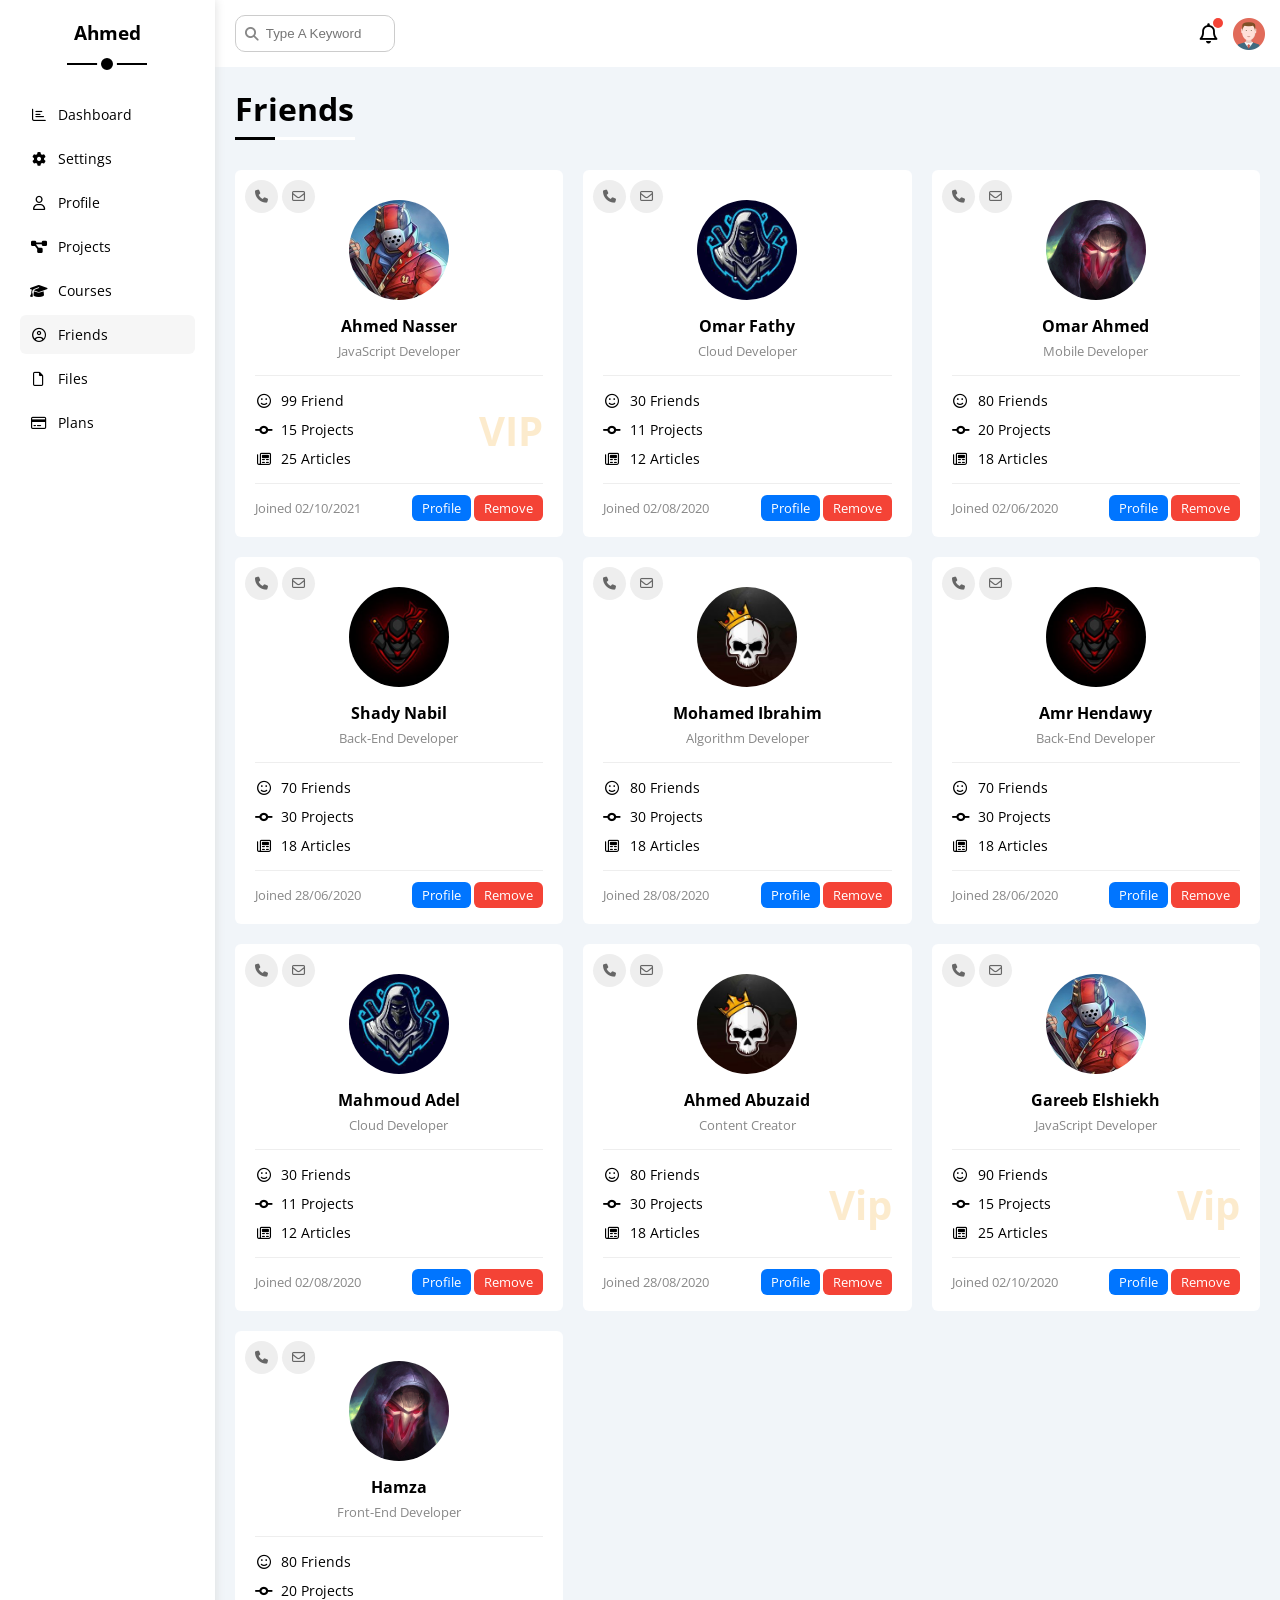
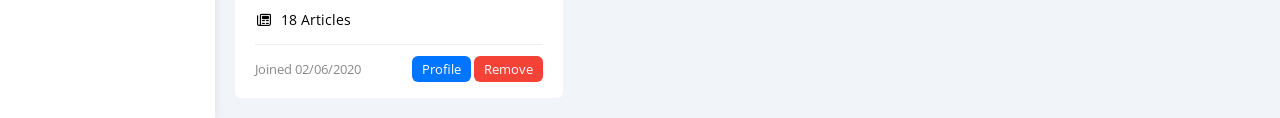
<file: friends.html>
<!DOCTYPE html>
<html lang="en">
  <head>
    <meta charset="UTF-8" />
    <meta http-equiv="X-UA-Compatible" content="IE=edge" />
    <meta name="viewport" content="width=device-width, initial-scale=1.0" />
    <title>Friends</title>
    <link rel="stylesheet" href="css/all.min.css" />
    <link rel="stylesheet" href="css/framework.css" />
    <link rel="stylesheet" href="css/master.css" />
    <link rel="preconnect" href="https://fonts.googleapis.com" />
    <link rel="preconnect" href="https://fonts.gstatic.com" crossorigin />
    <link href="https://fonts.googleapis.com/css2?family=Open+Sans:wght@300;500&display=swap" rel="stylesheet" />
  </head>
  <body>
    <div class="page d-flex">
      <div class="sidebar bg-white p-20 p-relative">
        <h3 class="p-relative txt-c mt-0">Ahmed</h3>
        <ul>
          <li>
            <a class="d-flex align-center fs-14 c-black rad-6 p-10" href="index.html">
              <i class="fa-regular fa-chart-bar fa-fw"></i>
              <span>Dashboard</span>
            </a>
          </li>
          <li>
            <a class="d-flex align-center fs-14 c-black rad-6 p-10" href="settings.html">
              <i class="fa-solid fa-gear fa-fw"></i>
              <span>Settings</span>
            </a>
          </li>
          <li>
            <a class="d-flex align-center fs-14 c-black rad-6 p-10" href="profile.html">
              <i class="fa-regular fa-user fa-fw"></i>
              <span>Profile</span>
            </a>
          </li>
          <li>
            <a class="d-flex align-center fs-14 c-black rad-6 p-10" href="projects.html">
              <i class="fa-solid fa-diagram-project fa-fw"></i>
              <span>Projects</span>
            </a>
          </li>
          <li>
            <a class="d-flex align-center fs-14 c-black rad-6 p-10" href="courses.html">
              <i class="fa-solid fa-graduation-cap fa-fw"></i>
              <span>Courses</span>
            </a>
          </li>
          <li>
            <a class="active d-flex align-center fs-14 c-black rad-6 p-10" href="friends.html">
              <i class="fa-regular fa-circle-user fa-fw"></i>
              <span>Friends</span>
            </a>
          </li>
          <li>
            <a class="d-flex align-center fs-14 c-black rad-6 p-10" href="files.html">
              <i class="fa-regular fa-file fa-fw"></i>
              <span>Files</span>
            </a>
          </li>
          <li>
            <a class="d-flex align-center fs-14 c-black rad-6 p-10" href="plans.html">
              <i class="fa-regular fa-credit-card fa-fw"></i>
              <span>Plans</span>
            </a>
          </li>
        </ul>
      </div>
      <div class="content w-full">
        <!-- Start Head -->
        <div class="head bg-white p-15 between-flex">
          <div class="search p-relative">
            <input class="p-10" type="search" placeholder="Type A Keyword" />
          </div>
          <div class="icons d-flex align-center">
            <span class="notification p-relative">
              <i class="fa-regular fa-bell fa-lg"></i>
            </span>
            <img src="imgs/avatar.png" alt="" />
          </div>
        </div>
        <!-- End Head -->
        <h1 class="p-relative">Friends</h1>
        <div class="friends-page d-grid m-20 gap-20">
          <div class="friend bg-white rad-6 p-20 p-relative">
            <div class="contact">
              <i class="fa-solid fa-phone"></i>
              <i class="fa-regular fa-envelope"></i>
            </div>
            <div class="txt-c">
              <img class="rad-half mt-10 mb-10 w-100 h-100" src="imgs/friend-01.jpg" alt="" />
              <h4 class="m-0">Ahmed Nasser</h4>
              <p class="c-grey fs-13 mt-5 mb-0">JavaScript Developer</p>
            </div>
            <div class="icons fs-14 p-relative">
              <div class="mb-10">
                <i class="fa-regular fa-face-smile fa-fw"></i>
                <span>99 Friend</span>
              </div>
              <div class="mb-10">
                <i class="fa-solid fa-code-commit fa-fw"></i>
                <span>15 Projects</span>
              </div>
              <div>
                <i class="fa-regular fa-newspaper fa-fw"></i>
                <span>25 Articles</span>
              </div>
              <span class="vip fw-bold c-orange">VIP</span>
            </div>
            <div class="info between-flex fs-13">
              <span class="c-grey">Joined 02/10/2021</span>
              <div>
                <a class="bg-blue c-white btn-shape" href="profile.html">Profile</a>
                <a class="bg-red c-white btn-shape" href="#">Remove</a>
              </div>
            </div>
          </div>
          <div class="friend bg-white rad-6 p-20 p-relative">
            <div class="contact">
              <i class="fa-solid fa-phone"></i>
              <i class="fa-regular fa-envelope"></i>
            </div>
            <div class="txt-c">
              <img class="rad-half mt-10 mb-10 w-100 h-100" src="imgs/friend-02.jpg" alt="" />
              <h4 class="m-0">Omar Fathy</h4>
              <p class="c-grey fs-13 mt-5 mb-0">Cloud Developer</p>
            </div>
            <div class="icons fs-14 p-relative">
              <div class="mb-10">
                <i class="fa-regular fa-face-smile fa-fw"></i>
                <span>30 Friends</span>
              </div>
              <div class="mb-10">
                <i class="fa-solid fa-code-commit fa-fw"></i>
                <span>11 Projects</span>
              </div>
              <div>
                <i class="fa-regular fa-newspaper fa-fw"></i>
                <span>12 Articles</span>
              </div>
            </div>
            <div class="info between-flex fs-13">
              <span class="c-grey">Joined 02/08/2020</span>
              <div>
                <a class="bg-blue c-white btn-shape" href="profile.html">Profile</a>
                <a class="bg-red c-white btn-shape" href="">Remove</a>
              </div>
            </div>
          </div>
          <div class="friend bg-white rad-6 p-20 p-relative">
            <div class="contact">
              <i class="fa-solid fa-phone"></i>
              <i class="fa-regular fa-envelope"></i>
            </div>
            <div class="txt-c">
              <img class="rad-half mt-10 mb-10 w-100 h-100" src="imgs/friend-03.jpg" alt="" />
              <h4 class="m-0">Omar Ahmed</h4>
              <p class="c-grey fs-13 mt-5 mb-0">Mobile Developer</p>
            </div>
            <div class="icons fs-14 p-relative">
              <div class="mb-10">
                <i class="fa-regular fa-face-smile fa-fw"></i>
                <span>80 Friends</span>
              </div>
              <div class="mb-10">
                <i class="fa-solid fa-code-commit fa-fw"></i>
                <span>20 Projects</span>
              </div>
              <div>
                <i class="fa-regular fa-newspaper fa-fw"></i>
                <span>18 Articles</span>
              </div>
            </div>
            <div class="info between-flex fs-13">
              <span class="c-grey">Joined 02/06/2020</span>
              <div>
                <a class="bg-blue c-white btn-shape" href="profile.html">Profile</a>
                <a class="bg-red c-white btn-shape" href="">Remove</a>
              </div>
            </div>
          </div>
          <div class="friend bg-white rad-6 p-20 p-relative">
            <div class="contact">
              <i class="fa-solid fa-phone"></i>
              <i class="fa-regular fa-envelope"></i>
            </div>
            <div class="txt-c">
              <img class="rad-half mt-10 mb-10 w-100 h-100" src="imgs/friend-04.jpg" alt="" />
              <h4 class="m-0">Shady Nabil</h4>
              <p class="c-grey fs-13 mt-5 mb-0">Back-End Developer</p>
            </div>
            <div class="icons fs-14 p-relative">
              <div class="mb-10">
                <i class="fa-regular fa-face-smile fa-fw"></i>
                <span>70 Friends</span>
              </div>
              <div class="mb-10">
                <i class="fa-solid fa-code-commit fa-fw"></i>
                <span>30 Projects</span>
              </div>
              <div>
                <i class="fa-regular fa-newspaper fa-fw"></i>
                <span>18 Articles</span>
              </div>
            </div>
            <div class="info between-flex fs-13">
              <span class="c-grey">Joined 28/06/2020</span>
              <div>
                <a class="bg-blue c-white btn-shape" href="profile.html">Profile</a>
                <a class="bg-red c-white btn-shape" href="">Remove</a>
              </div>
            </div>
          </div>
          <div class="friend bg-white rad-6 p-20 p-relative">
            <div class="contact">
              <i class="fa-solid fa-phone"></i>
              <i class="fa-regular fa-envelope"></i>
            </div>
            <div class="txt-c">
              <img class="rad-half mt-10 mb-10 w-100 h-100" src="imgs/friend-05.jpg" alt="" />
              <h4 class="m-0">Mohamed Ibrahim</h4>
              <p class="c-grey fs-13 mt-5 mb-0">Algorithm Developer</p>
            </div>
            <div class="icons fs-14 p-relative">
              <div class="mb-10">
                <i class="fa-regular fa-face-smile fa-fw"></i>
                <span>80 Friends</span>
              </div>
              <div class="mb-10">
                <i class="fa-solid fa-code-commit fa-fw"></i>
                <span>30 Projects</span>
              </div>
              <div>
                <i class="fa-regular fa-newspaper fa-fw"></i>
                <span>18 Articles</span>
              </div>
            </div>
            <div class="info between-flex fs-13">
              <span class="c-grey">Joined 28/08/2020</span>
              <div>
                <a class="bg-blue c-white btn-shape" href="profile.html">Profile</a>
                <a class="bg-red c-white btn-shape" href="">Remove</a>
              </div>
            </div>
          </div>
          <div class="friend bg-white rad-6 p-20 p-relative">
            <div class="contact">
              <i class="fa-solid fa-phone"></i>
              <i class="fa-regular fa-envelope"></i>
            </div>
            <div class="txt-c">
              <img class="rad-half mt-10 mb-10 w-100 h-100" src="imgs/friend-04.jpg" alt="" />
              <h4 class="m-0">Amr Hendawy</h4>
              <p class="c-grey fs-13 mt-5 mb-0">Back-End Developer</p>
            </div>
            <div class="icons fs-14 p-relative">
              <div class="mb-10">
                <i class="fa-regular fa-face-smile fa-fw"></i>
                <span>70 Friends</span>
              </div>
              <div class="mb-10">
                <i class="fa-solid fa-code-commit fa-fw"></i>
                <span>30 Projects</span>
              </div>
              <div>
                <i class="fa-regular fa-newspaper fa-fw"></i>
                <span>18 Articles</span>
              </div>
            </div>
            <div class="info between-flex fs-13">
              <span class="c-grey">Joined 28/06/2020</span>
              <div>
                <a class="bg-blue c-white btn-shape" href="profile.html">Profile</a>
                <a class="bg-red c-white btn-shape" href="">Remove</a>
              </div>
            </div>
          </div>
          <div class="friend bg-white rad-6 p-20 p-relative">
            <div class="contact">
              <i class="fa-solid fa-phone"></i>
              <i class="fa-regular fa-envelope"></i>
            </div>
            <div class="txt-c">
              <img class="rad-half mt-10 mb-10 w-100 h-100" src="imgs/friend-02.jpg" alt="" />
              <h4 class="m-0">Mahmoud Adel</h4>
              <p class="c-grey fs-13 mt-5 mb-0">Cloud Developer</p>
            </div>
            <div class="icons fs-14 p-relative">
              <div class="mb-10">
                <i class="fa-regular fa-face-smile fa-fw"></i>
                <span>30 Friends</span>
              </div>
              <div class="mb-10">
                <i class="fa-solid fa-code-commit fa-fw"></i>
                <span>11 Projects</span>
              </div>
              <div>
                <i class="fa-regular fa-newspaper fa-fw"></i>
                <span>12 Articles</span>
              </div>
            </div>
            <div class="info between-flex fs-13">
              <span class="c-grey">Joined 02/08/2020</span>
              <div>
                <a class="bg-blue c-white btn-shape" href="profile.html">Profile</a>
                <a class="bg-red c-white btn-shape" href="">Remove</a>
              </div>
            </div>
          </div>
          <div class="friend bg-white rad-6 p-20 p-relative">
            <div class="contact">
              <i class="fa-solid fa-phone"></i>
              <i class="fa-regular fa-envelope"></i>
            </div>
            <div class="txt-c">
              <img class="rad-half mt-10 mb-10 w-100 h-100" src="imgs/friend-05.jpg" alt="" />
              <h4 class="m-0">Ahmed Abuzaid</h4>
              <p class="c-grey fs-13 mt-5 mb-0">Content Creator</p>
            </div>
            <div class="icons fs-14 p-relative">
              <div class="mb-10">
                <i class="fa-regular fa-face-smile fa-fw"></i>
                <span>80 Friends</span>
              </div>
              <div class="mb-10">
                <i class="fa-solid fa-code-commit fa-fw"></i>
                <span>30 Projects</span>
              </div>
              <div>
                <i class="fa-regular fa-newspaper fa-fw"></i>
                <span>18 Articles</span>
              </div>
              <span class="vip fw-bold c-orange">Vip</span>
            </div>
            <div class="info between-flex fs-13">
              <span class="c-grey">Joined 28/08/2020</span>
              <div>
                <a class="bg-blue c-white btn-shape" href="profile.html">Profile</a>
                <a class="bg-red c-white btn-shape" href="">Remove</a>
              </div>
            </div>
          </div>
          <div class="friend bg-white rad-6 p-20 p-relative">
            <div class="contact">
              <i class="fa-solid fa-phone"></i>
              <i class="fa-regular fa-envelope"></i>
            </div>
            <div class="txt-c">
              <img class="rad-half mt-10 mb-10 w-100 h-100" src="imgs/friend-01.jpg" alt="" />
              <h4 class="m-0">Gareeb Elshiekh</h4>
              <p class="c-grey fs-13 mt-5 mb-0">JavaScript Developer</p>
            </div>
            <div class="icons fs-14 p-relative">
              <div class="mb-10">
                <i class="fa-regular fa-face-smile fa-fw"></i>
                <span>90 Friends</span>
              </div>
              <div class="mb-10">
                <i class="fa-solid fa-code-commit fa-fw"></i>
                <span>15 Projects</span>
              </div>
              <div>
                <i class="fa-regular fa-newspaper fa-fw"></i>
                <span>25 Articles</span>
              </div>
              <span class="vip fw-bold c-orange">Vip</span>
            </div>
            <div class="info between-flex fs-13">
              <span class="c-grey">Joined 02/10/2020</span>
              <div>
                <a class="bg-blue c-white btn-shape" href="profile.html">Profile</a>
                <a class="bg-red c-white btn-shape" href="">Remove</a>
              </div>
            </div>
          </div>
          <div class="friend bg-white rad-6 p-20 p-relative">
            <div class="contact">
              <i class="fa-solid fa-phone"></i>
              <i class="fa-regular fa-envelope"></i>
            </div>
            <div class="txt-c">
              <img class="rad-half mt-10 mb-10 w-100 h-100" src="imgs/friend-03.jpg" alt="" />
              <h4 class="m-0">Hamza</h4>
              <p class="c-grey fs-13 mt-5 mb-0">Front-End Developer</p>
            </div>
            <div class="icons fs-14 p-relative">
              <div class="mb-10">
                <i class="fa-regular fa-face-smile fa-fw"></i>
                <span>80 Friends</span>
              </div>
              <div class="mb-10">
                <i class="fa-solid fa-code-commit fa-fw"></i>
                <span>20 Projects</span>
              </div>
              <div>
                <i class="fa-regular fa-newspaper fa-fw"></i>
                <span>18 Articles</span>
              </div>
            </div>
            <div class="info between-flex fs-13">
              <span class="c-grey">Joined 02/06/2020</span>
              <div>
                <a class="bg-blue c-white btn-shape" href="profile.html">Profile</a>
                <a class="bg-red c-white btn-shape" href="">Remove</a>
              </div>
            </div>
          </div>
        </div>
      </div>
    </div>
  </body>
</html>
</file>
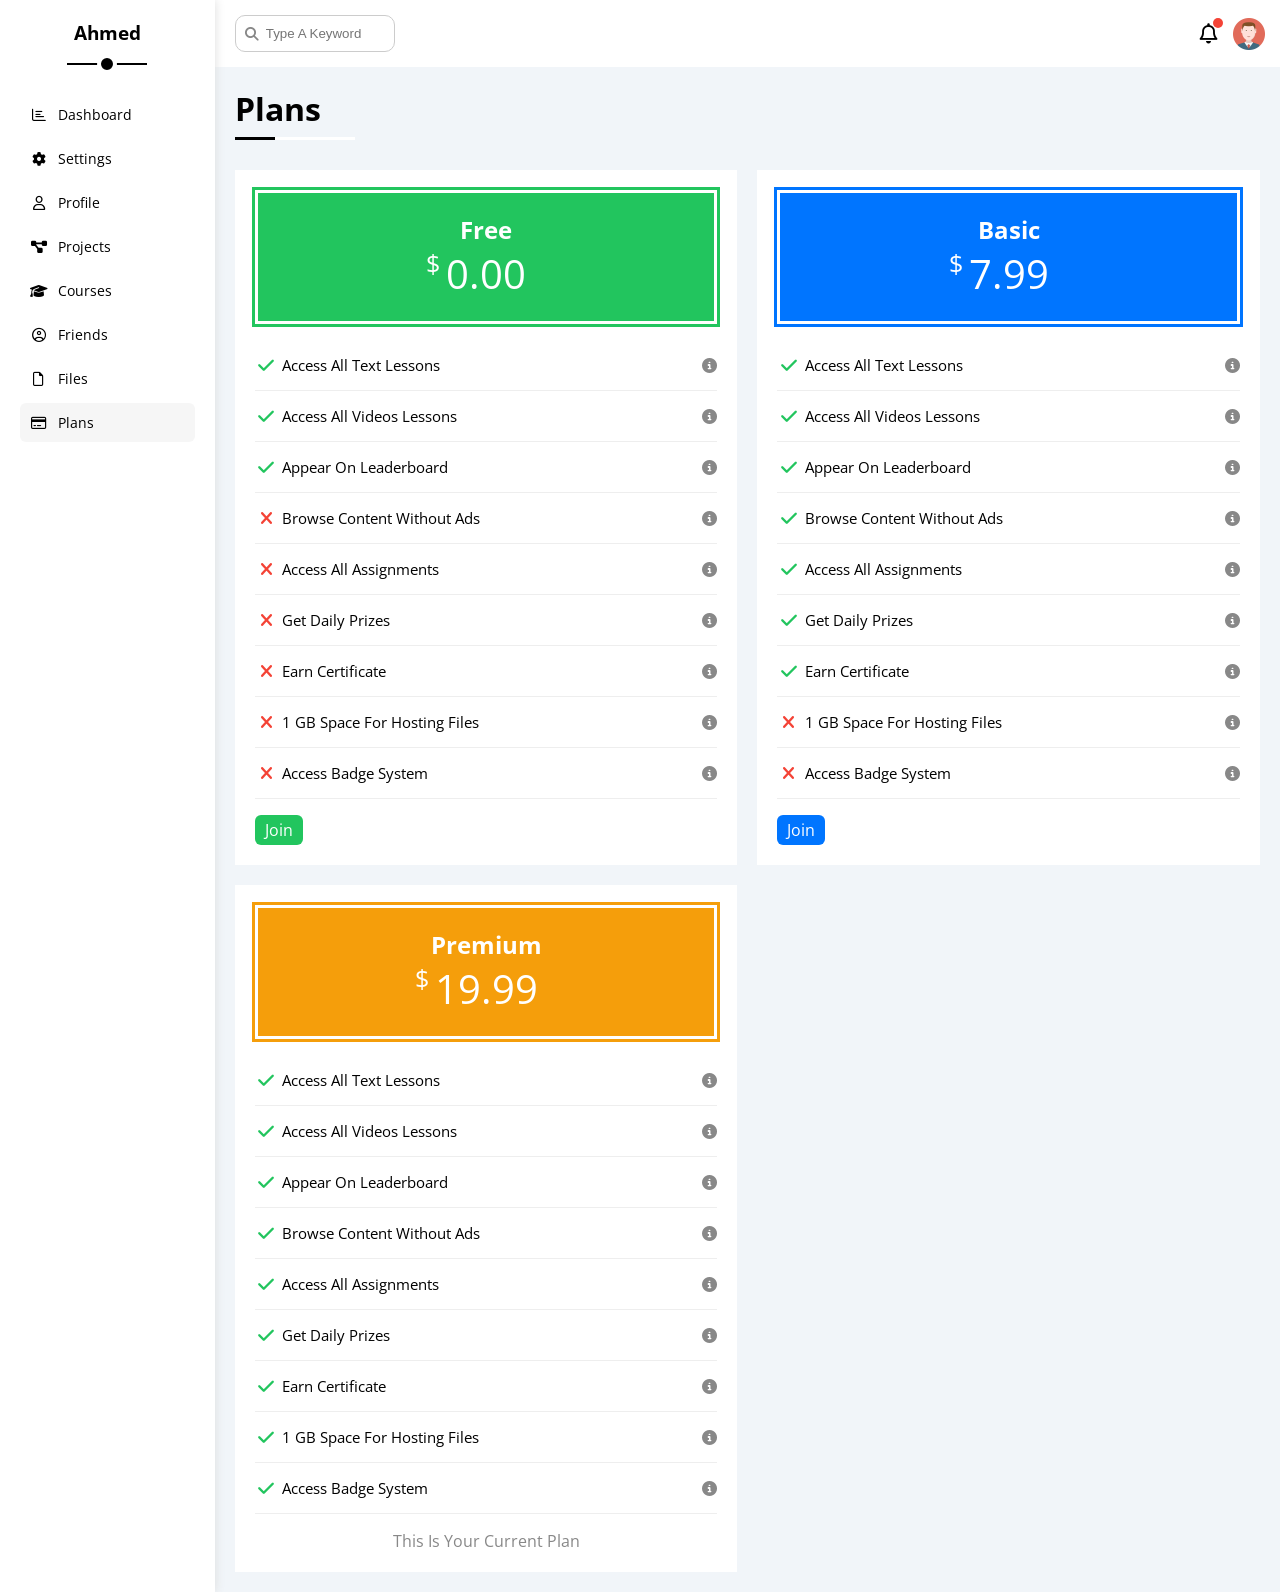
<file: plans.html>
<!DOCTYPE html>
<html lang="en">
  <head>
    <meta charset="UTF-8" />
    <meta http-equiv="X-UA-Compatible" content="IE=edge" />
    <meta name="viewport" content="width=device-width, initial-scale=1.0" />
    <title>Plans</title>
    <link rel="stylesheet" href="css/all.min.css" />
    <link rel="stylesheet" href="css/framework.css" />
    <link rel="stylesheet" href="css/master.css" />
    <link rel="preconnect" href="https://fonts.googleapis.com" />
    <link rel="preconnect" href="https://fonts.gstatic.com" crossorigin />
    <link href="https://fonts.googleapis.com/css2?family=Open+Sans:wght@300;500&display=swap" rel="stylesheet" />
  </head>
  <body>
    <div class="page d-flex">
      <div class="sidebar bg-white p-20 p-relative">
        <h3 class="p-relative txt-c mt-0">Ahmed</h3>
        <ul>
          <li>
            <a class="d-flex align-center fs-14 c-black rad-6 p-10" href="index.html">
              <i class="fa-regular fa-chart-bar fa-fw"></i>
              <span>Dashboard</span>
            </a>
          </li>
          <li>
            <a class="d-flex align-center fs-14 c-black rad-6 p-10" href="settings.html">
              <i class="fa-solid fa-gear fa-fw"></i>
              <span>Settings</span>
            </a>
          </li>
          <li>
            <a class="d-flex align-center fs-14 c-black rad-6 p-10" href="profile.html">
              <i class="fa-regular fa-user fa-fw"></i>
              <span>Profile</span>
            </a>
          </li>
          <li>
            <a class="d-flex align-center fs-14 c-black rad-6 p-10" href="projects.html">
              <i class="fa-solid fa-diagram-project fa-fw"></i>
              <span>Projects</span>
            </a>
          </li>
          <li>
            <a class="d-flex align-center fs-14 c-black rad-6 p-10" href="courses.html">
              <i class="fa-solid fa-graduation-cap fa-fw"></i>
              <span>Courses</span>
            </a>
          </li>
          <li>
            <a class="d-flex align-center fs-14 c-black rad-6 p-10" href="friends.html">
              <i class="fa-regular fa-circle-user fa-fw"></i>
              <span>Friends</span>
            </a>
          </li>
          <li>
            <a class="d-flex align-center fs-14 c-black rad-6 p-10" href="files.html">
              <i class="fa-regular fa-file fa-fw"></i>
              <span>Files</span>
            </a>
          </li>
          <li>
            <a class="active d-flex align-center fs-14 c-black rad-6 p-10" href="plans.html">
              <i class="fa-regular fa-credit-card fa-fw"></i>
              <span>Plans</span>
            </a>
          </li>
        </ul>
      </div>
      <div class="content w-full">
        <!-- Start Head -->
        <div class="head bg-white p-15 between-flex">
          <div class="search p-relative">
            <input class="p-10" type="search" placeholder="Type A Keyword" />
          </div>
          <div class="icons d-flex align-center">
            <span class="notification p-relative">
              <i class="fa-regular fa-bell fa-lg"></i>
            </span>
            <img src="imgs/avatar.png" alt="" />
          </div>
        </div>
        <!-- End Head -->
        <h1 class="p-relative">Plans</h1>
        <div class="plans-page d-grid m-20 gap-20">
          <div class="plan green bg-white p-20">
            <div class="top bg-green txt-c p-20">
              <h2 class="m-0 c-white">Free</h2>
              <div class="price c-white"><span>$</span>0.00</div>
            </div>
            <ul>
              <li>
                <i class="fa-solid fa-check fa-fw yes"></i>
                <span>Access All Text Lessons</span>
                <i class="fa-solid fa-circle-info help"></i>
              </li>
              <li>
                <i class="fa-solid fa-check fa-fw yes"></i>
                <span>Access All Videos Lessons</span>
                <i class="fa-solid fa-circle-info help"></i>
              </li>
              <li>
                <i class="fa-solid fa-check fa-fw yes"></i>
                <span>Appear On Leaderboard</span>
                <i class="fa-solid fa-circle-info help"></i>
              </li>
              <li>
                <i class="fa-solid fa-xmark fa-fw"></i>
                <span>Browse Content Without Ads</span>
                <i class="fa-solid fa-circle-info help"></i>
              </li>
              <li>
                <i class="fa-solid fa-xmark fa-fw"></i>
                <span>Access All Assignments</span>
                <i class="fa-solid fa-circle-info help"></i>
              </li>
              <li>
                <i class="fa-solid fa-xmark fa-fw"></i>
                <span>Get Daily Prizes</span>
                <i class="fa-solid fa-circle-info help"></i>
              </li>
              <li>
                <i class="fa-solid fa-xmark fa-fw"></i>
                <span>Earn Certificate</span>
                <i class="fa-solid fa-circle-info help"></i>
              </li>
              <li>
                <i class="fa-solid fa-xmark fa-fw"></i>
                <span>1 GB Space For Hosting Files</span>
                <i class="fa-solid fa-circle-info help"></i>
              </li>
              <li>
                <i class="fa-solid fa-xmark fa-fw"></i>
                <span>Access Badge System</span>
                <i class="fa-solid fa-circle-info help"></i>
              </li>
            </ul>
            <a href="#" class="btn-shape bg-green c-white d-block w-fit">Join</a>
          </div>
          <!-- Start Plan -->
          <div class="plan blue bg-white p-20">
            <div class="top bg-blue txt-c p-20">
              <h2 class="m-0 c-white">Basic</h2>
              <div class="price c-white"><span>$</span>7.99</div>
            </div>
            <ul class="list-none p-0">
              <li>
                <i class="fa-solid fa-check fa-fw yes"></i>
                <span>Access All Text Lessons</span>
                <i class="fa-solid fa-circle-info help"></i>
              </li>
              <li>
                <i class="fa-solid fa-check fa-fw yes"></i>
                <span>Access All Videos Lessons</span>
                <i class="fa-solid fa-circle-info help"></i>
              </li>
              <li>
                <i class="fa-solid fa-check fa-fw yes"></i>
                <span>Appear On Leaderboard</span>
                <i class="fa-solid fa-circle-info help"></i>
              </li>
              <li>
                <i class="fa-solid fa-check fa-fw yes"></i>
                <span>Browse Content Without Ads</span>
                <i class="fa-solid fa-circle-info help"></i>
              </li>
              <li>
                <i class="fa-solid fa-check fa-fw yes"></i>
                <span>Access All Assignments</span>
                <i class="fa-solid fa-circle-info help"></i>
              </li>
              <li>
                <i class="fa-solid fa-check fa-fw yes"></i>
                <span>Get Daily Prizes</span>
                <i class="fa-solid fa-circle-info help"></i>
              </li>
              <li>
                <i class="fa-solid fa-check fa-fw yes"></i>
                <span>Earn Certificate</span>
                <i class="fa-solid fa-circle-info help"></i>
              </li>
              <li>
                <i class="fa-solid fa-xmark fa-fw"></i>
                <span>1 GB Space For Hosting Files</span>
                <i class="fa-solid fa-circle-info help"></i>
              </li>
              <li>
                <i class="fa-solid fa-xmark fa-fw"></i>
                <span>Access Badge System</span>
                <i class="fa-solid fa-circle-info help"></i>
              </li>
            </ul>
            <a href="#" class="btn-shape bg-blue c-white d-block w-fit">Join</a>
          </div>
          <!-- End Plan -->
          <!-- Start Plan -->
          <div class="plan orange bg-white p-20">
            <div class="top bg-orange txt-c p-20">
              <h2 class="m-0 c-white">Premium</h2>
              <div class="price c-white"><span>$</span>19.99</div>
            </div>
            <ul class="list-none p-0">
              <li>
                <i class="fa-solid fa-check fa-fw yes"></i>
                <span>Access All Text Lessons</span>
                <i class="fa-solid fa-circle-info help"></i>
              </li>
              <li>
                <i class="fa-solid fa-check fa-fw yes"></i>
                <span>Access All Videos Lessons</span>
                <i class="fa-solid fa-circle-info help"></i>
              </li>
              <li>
                <i class="fa-solid fa-check fa-fw yes"></i>
                <span>Appear On Leaderboard</span>
                <i class="fa-solid fa-circle-info help"></i>
              </li>
              <li>
                <i class="fa-solid fa-check fa-fw yes"></i>
                <span>Browse Content Without Ads</span>
                <i class="fa-solid fa-circle-info help"></i>
              </li>
              <li>
                <i class="fa-solid fa-check fa-fw yes"></i>
                <span>Access All Assignments</span>
                <i class="fa-solid fa-circle-info help"></i>
              </li>
              <li>
                <i class="fa-solid fa-check fa-fw yes"></i>
                <span>Get Daily Prizes</span>
                <i class="fa-solid fa-circle-info help"></i>
              </li>
              <li>
                <i class="fa-solid fa-check fa-fw yes"></i>
                <span>Earn Certificate</span>
                <i class="fa-solid fa-circle-info help"></i>
              </li>
              <li>
                <i class="fa-solid fa-check fa-fw yes"></i>
                <span>1 GB Space For Hosting Files</span>
                <i class="fa-solid fa-circle-info help"></i>
              </li>
              <li>
                <i class="fa-solid fa-check fa-fw yes"></i>
                <span>Access Badge System</span>
                <i class="fa-solid fa-circle-info help"></i>
              </li>
            </ul>
            <p class="c-grey m-0 txt-c">This Is Your Current Plan</p>
          </div>
          <!-- End Plan -->
        </div>
      </div>
    </div>
  </body>
</html>
</file>
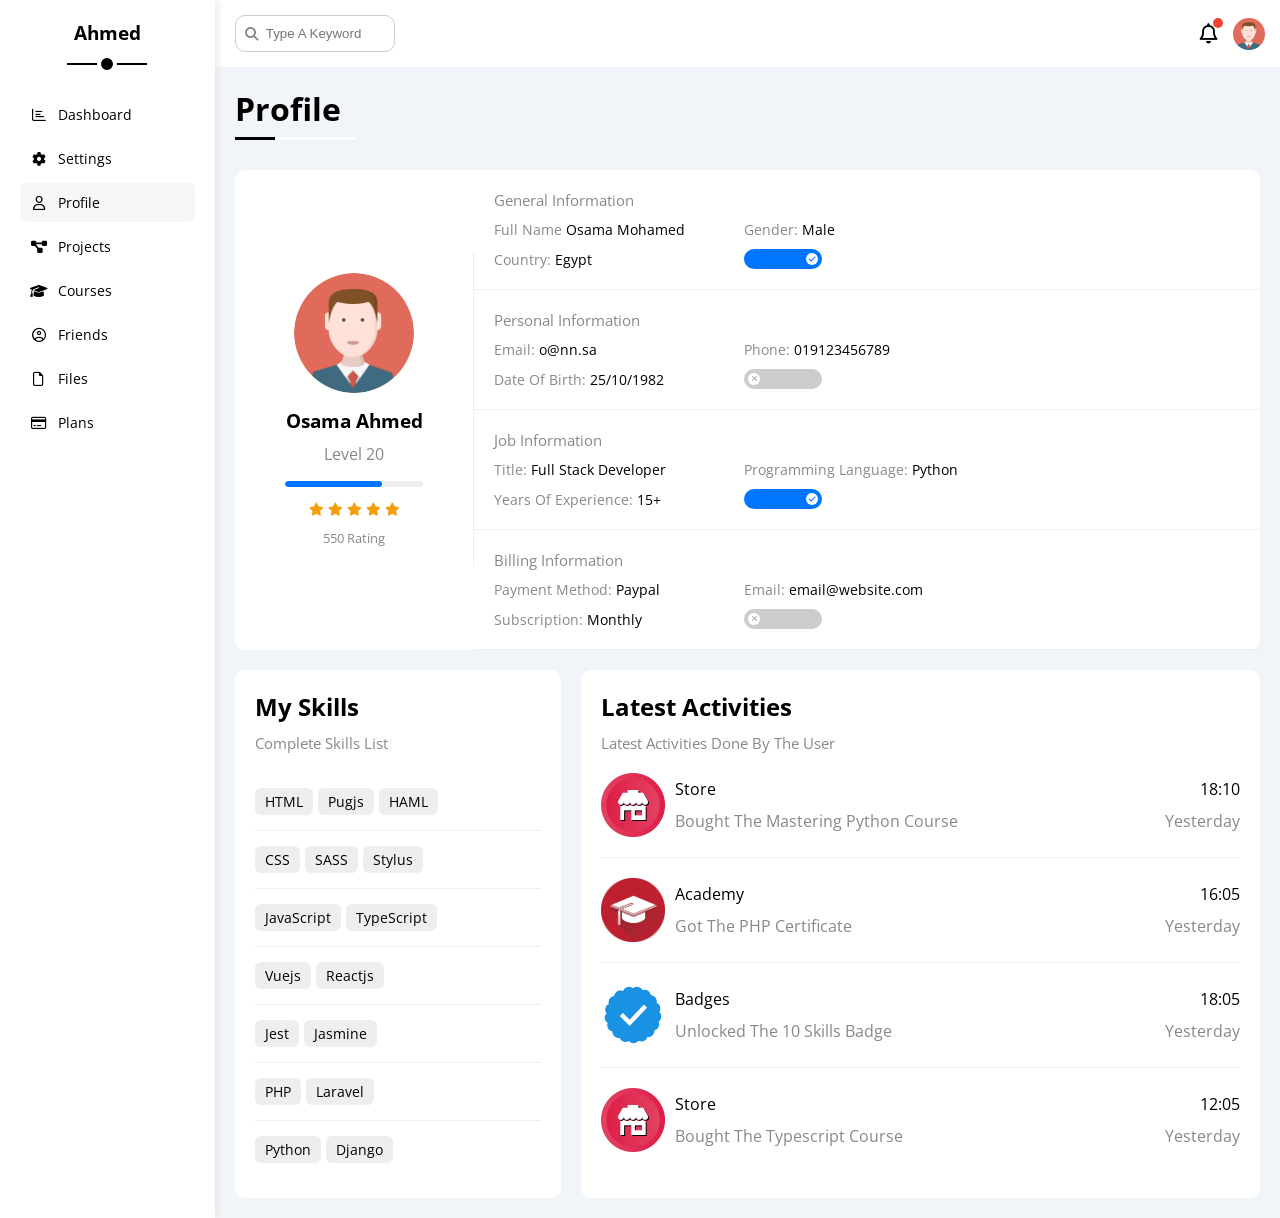
<file: profile.html>
<!DOCTYPE html>
<html lang="en">
  <head>
    <meta charset="UTF-8" />
    <meta http-equiv="X-UA-Compatible" content="IE=edge" />
    <meta name="viewport" content="width=device-width, initial-scale=1.0" />
    <title>Profile</title>
    <link rel="stylesheet" href="css/all.min.css" />
    <link rel="stylesheet" href="css/framework.css" />
    <link rel="stylesheet" href="css/master.css" />
    <link rel="preconnect" href="https://fonts.googleapis.com" />
    <link rel="preconnect" href="https://fonts.gstatic.com" crossorigin />
    <link href="https://fonts.googleapis.com/css2?family=Open+Sans:wght@300;500&display=swap" rel="stylesheet" />
  </head>
  <body>
    <div class="page d-flex">
      <div class="sidebar bg-white p-20 p-relative">
        <h3 class="p-relative txt-c mt-0">Ahmed</h3>
        <ul>
          <li>
            <a class="d-flex align-center fs-14 c-black rad-6 p-10" href="index.html">
              <i class="fa-regular fa-chart-bar fa-fw"></i>
              <span>Dashboard</span>
            </a>
          </li>
          <li>
            <a class="d-flex align-center fs-14 c-black rad-6 p-10" href="settings.html">
              <i class="fa-solid fa-gear fa-fw"></i>
              <span>Settings</span>
            </a>
          </li>
          <li>
            <a class="active d-flex align-center fs-14 c-black rad-6 p-10" href="profile.html">
              <i class="fa-regular fa-user fa-fw"></i>
              <span>Profile</span>
            </a>
          </li>
          <li>
            <a class="d-flex align-center fs-14 c-black rad-6 p-10" href="projects.html">
              <i class="fa-solid fa-diagram-project fa-fw"></i>
              <span>Projects</span>
            </a>
          </li>
          <li>
            <a class="d-flex align-center fs-14 c-black rad-6 p-10" href="courses.html">
              <i class="fa-solid fa-graduation-cap fa-fw"></i>
              <span>Courses</span>
            </a>
          </li>
          <li>
            <a class="d-flex align-center fs-14 c-black rad-6 p-10" href="friends.html">
              <i class="fa-regular fa-circle-user fa-fw"></i>
              <span>Friends</span>
            </a>
          </li>
          <li>
            <a class="d-flex align-center fs-14 c-black rad-6 p-10" href="files.html">
              <i class="fa-regular fa-file fa-fw"></i>
              <span>Files</span>
            </a>
          </li>
          <li>
            <a class="d-flex align-center fs-14 c-black rad-6 p-10" href="plans.html">
              <i class="fa-regular fa-credit-card fa-fw"></i>
              <span>Plans</span>
            </a>
          </li>
        </ul>
      </div>
      <div class="content w-full">
        <!-- Start Head -->
        <div class="head bg-white p-15 between-flex">
          <div class="search p-relative">
            <input class="p-10" type="search" placeholder="Type A Keyword" />
          </div>
          <div class="icons d-flex align-center">
            <span class="notification p-relative">
              <i class="fa-regular fa-bell fa-lg"></i>
            </span>
            <img src="imgs/avatar.png" alt="" />
          </div>
        </div>
        <!-- End Head -->
        <h1 class="p-relative">Profile</h1>
        <div class="profile-page m-20">
          <!-- Start Overview -->
          <div class="overview bg-white rad-10 d-flex align-center">
            <div class="avatar-box txt-c p-20">
              <img class="rad-half mb-10" src="imgs/avatar.png" alt="" />
              <h3 class="m-0">Osama Ahmed</h3>
              <p class="c-grey mt-10">Level 20</p>
              <div class="level rad-6 bg-eee p-relative">
                <span style="width: 70%"></span>
              </div>
              <div class="rating mt-10 mb-10">
                <i class="fa-solid fa-star c-orange fs-13"></i>
                <i class="fa-solid fa-star c-orange fs-13"></i>
                <i class="fa-solid fa-star c-orange fs-13"></i>
                <i class="fa-solid fa-star c-orange fs-13"></i>
                <i class="fa-solid fa-star c-orange fs-13"></i>
              </div>
              <p class="c-grey m-0 fs-13">550 Rating</p>
            </div>
            <div class="info-box w-full txt-c-mobile">
              <!-- Start Information Row -->
              <div class="box p-20 d-flex align-center">
                <h4 class="c-grey fs-15 m-0 w-full">General Information</h4>
                <div class="fs-14">
                  <span class="c-grey">Full Name</span>
                  <span>Osama Mohamed</span>
                </div>
                <div class="fs-14">
                  <span class="c-grey">Gender:</span>
                  <span>Male</span>
                </div>
                <div class="fs-14">
                  <span class="c-grey">Country:</span>
                  <span>Egypt</span>
                </div>
                <div class="fs-14">
                  <label>
                    <input class="toggle-checkbox" type="checkbox" checked />
                    <div class="toggle-switch"></div>
                  </label>
                </div>
              </div>
              <!-- End Information Row -->
              <!-- Start Information Row -->
              <div class="box p-20 d-flex align-center">
                <h4 class="c-grey w-full fs-15 m-0">Personal Information</h4>
                <div class="fs-14">
                  <span class="c-grey">Email:</span>
                  <span>o@nn.sa</span>
                </div>
                <div class="fs-14">
                  <span class="c-grey">Phone:</span>
                  <span>019123456789</span>
                </div>
                <div class="fs-14">
                  <span class="c-grey">Date Of Birth:</span>
                  <span>25/10/1982</span>
                </div>
                <div class="fs-14">
                  <label>
                    <input class="toggle-checkbox" type="checkbox" />
                    <div class="toggle-switch"></div>
                  </label>
                </div>
              </div>
              <!-- End Information Row -->
              <!-- Start Information Row -->
              <div class="box p-20 d-flex align-center">
                <h4 class="c-grey w-full fs-15 m-0">Job Information</h4>
                <div class="fs-14">
                  <span class="c-grey">Title:</span>
                  <span>Full Stack Developer</span>
                </div>
                <div class="fs-14">
                  <span class="c-grey">Programming Language:</span>
                  <span>Python</span>
                </div>
                <div class="fs-14">
                  <span class="c-grey">Years Of Experience:</span>
                  <span>15+</span>
                </div>
                <div class="fs-14">
                  <label>
                    <input class="toggle-checkbox" type="checkbox" checked />
                    <div class="toggle-switch"></div>
                  </label>
                </div>
              </div>
              <!-- End Information Row -->
              <!-- Start Information Row -->
              <div class="box p-20 d-flex align-center">
                <h4 class="c-grey w-full fs-15 m-0">Billing Information</h4>
                <div class="fs-14">
                  <span class="c-grey">Payment Method:</span>
                  <span>Paypal</span>
                </div>
                <div class="fs-14">
                  <span class="c-grey">Email:</span>
                  <span>email@website.com</span>
                </div>
                <div class="fs-14">
                  <span class="c-grey">Subscription:</span>
                  <span>Monthly</span>
                </div>
                <div class="fs-14">
                  <label>
                    <input class="toggle-checkbox" type="checkbox" />
                    <div class="toggle-switch"></div>
                  </label>
                </div>
              </div>
              <!-- End Information Row -->
            </div>
          </div>
          <!-- End Overview -->
          <!-- Start Other Data -->
          <div class="other-data d-flex gap-20">
            <div class="skills-card p-20 bg-white rad-10 mt-20">
              <h2 class="mt-0 mb-10">My Skills</h2>
              <p class="mt-0 mb-20 c-grey fs-15">Complete Skills List</p>
              <ul class="m-0 txt-c-mobile">
                <li><span>HTML</span><span>Pugjs</span><span>HAML</span></li>
                <li><span>CSS</span><span>SASS</span><span>Stylus</span></li>
                <li><span>JavaScript</span><span>TypeScript</span></li>
                <li><span>Vuejs</span><span>Reactjs</span></li>
                <li><span>Jest</span><span>Jasmine</span></li>
                <li><span>PHP</span><span>Laravel</span></li>
                <li><span>Python</span><span>Django</span></li>
              </ul>
            </div>
            <div class="activities p-20 bg-white rad-10 mt-20">
              <h2 class="mt-0 mb-10">Latest Activities</h2>
              <p class="mt-0 mb-20 c-grey fs-15">Latest Activities Done By The User</p>
              <div class="activity d-flex align-center txt-c-mobile">
                <img src="imgs/activity-01.png" alt="" />
                <div class="info">
                  <span class="d-block mb-10">Store</span>
                  <span class="c-grey">Bought The Mastering Python Course</span>
                </div>
                <div class="date">
                  <span class="d-block mb-10">18:10</span>
                  <span class="c-grey">Yesterday</span>
                </div>
              </div>
              <div class="activity d-flex align-center txt-c-mobile">
                <img src="imgs/activity-02.png" alt="" />
                <div class="info">
                  <span class="d-block mb-10">Academy</span>
                  <span class="c-grey">Got The PHP Certificate</span>
                </div>
                <div class="date">
                  <span class="d-block mb-10">16:05</span>
                  <span class="c-grey">Yesterday</span>
                </div>
              </div>
              <div class="activity d-flex align-center txt-c-mobile">
                <img src="imgs/activity-03.png" alt="" />
                <div class="info">
                  <span class="d-block mb-10">Badges</span>
                  <span class="c-grey">Unlocked The 10 Skills Badge</span>
                </div>
                <div class="date">
                  <span class="d-block mb-10">18:05</span>
                  <span class="c-grey">Yesterday</span>
                </div>
              </div>
              <div class="activity d-flex align-center txt-c-mobile">
                <img src="imgs/activity-01.png" alt="" />
                <div class="info">
                  <span class="d-block mb-10">Store</span>
                  <span class="c-grey">Bought The Typescript Course</span>
                </div>
                <div class="date">
                  <span class="d-block mb-10">12:05</span>
                  <span class="c-grey">Yesterday</span>
                </div>
              </div>
            </div>
          </div>
          <!-- End Other Data -->
        </div>
      </div>
    </div>
  </body>
</html>
</file>
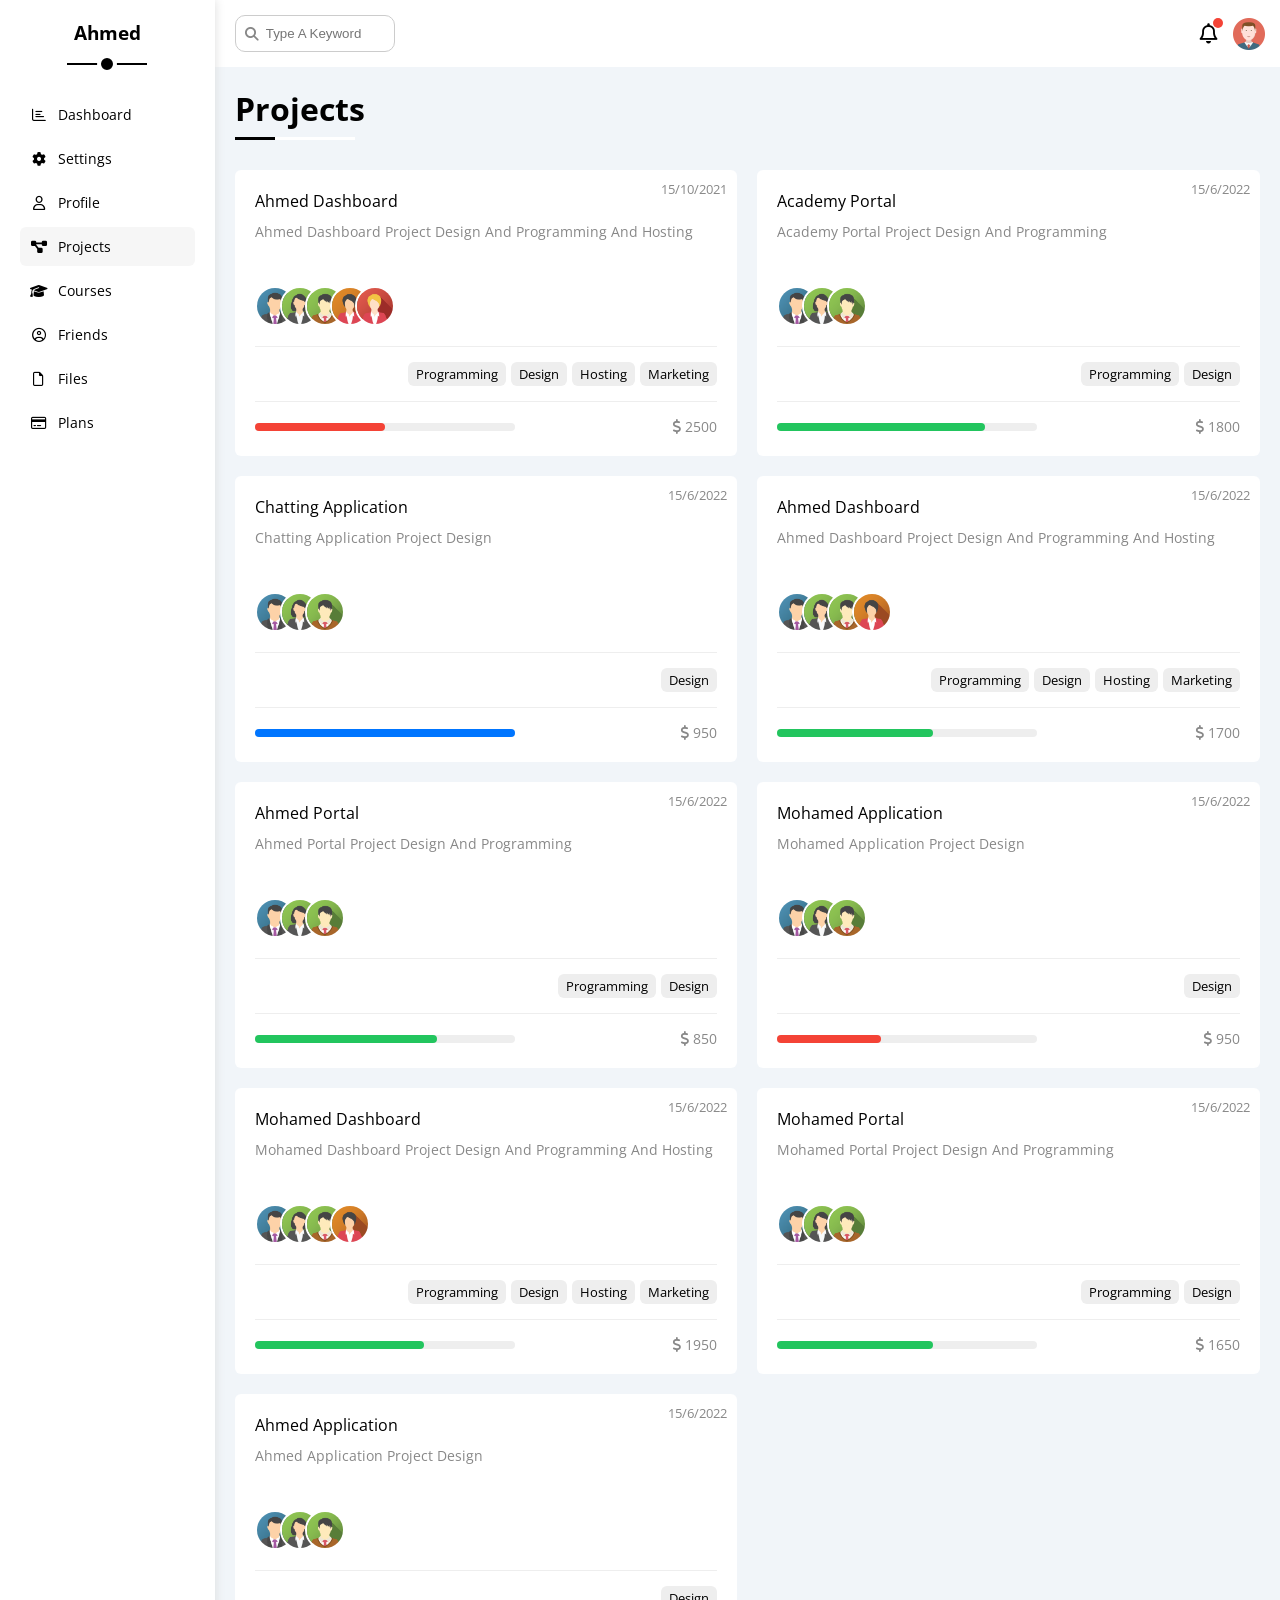
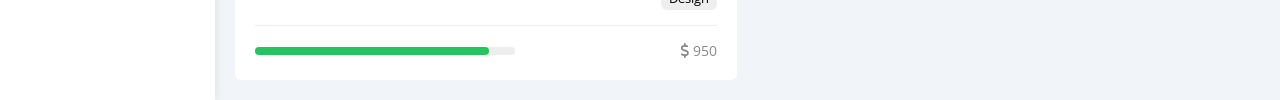
<file: projects.html>
<!DOCTYPE html>
<html lang="en">
  <head>
    <meta charset="UTF-8" />
    <meta http-equiv="X-UA-Compatible" content="IE=edge" />
    <meta name="viewport" content="width=device-width, initial-scale=1.0" />
    <title>Projects</title>
    <link rel="stylesheet" href="css/all.min.css" />
    <link rel="stylesheet" href="css/framework.css" />
    <link rel="stylesheet" href="css/master.css" />
    <link rel="preconnect" href="https://fonts.googleapis.com" />
    <link rel="preconnect" href="https://fonts.gstatic.com" crossorigin />
    <link href="https://fonts.googleapis.com/css2?family=Open+Sans:wght@300;500&display=swap" rel="stylesheet" />
  </head>
  <body>
    <div class="page d-flex">
      <div class="sidebar bg-white p-20 p-relative">
        <h3 class="p-relative txt-c mt-0">Ahmed</h3>
        <ul>
          <li>
            <a class="d-flex align-center fs-14 c-black rad-6 p-10" href="index.html">
              <i class="fa-regular fa-chart-bar fa-fw"></i>
              <span>Dashboard</span>
            </a>
          </li>
          <li>
            <a class="d-flex align-center fs-14 c-black rad-6 p-10" href="settings.html">
              <i class="fa-solid fa-gear fa-fw"></i>
              <span>Settings</span>
            </a>
          </li>
          <li>
            <a class="d-flex align-center fs-14 c-black rad-6 p-10" href="profile.html">
              <i class="fa-regular fa-user fa-fw"></i>
              <span>Profile</span>
            </a>
          </li>
          <li>
            <a class="active d-flex align-center fs-14 c-black rad-6 p-10" href="projects.html">
              <i class="fa-solid fa-diagram-project fa-fw"></i>
              <span>Projects</span>
            </a>
          </li>
          <li>
            <a class="d-flex align-center fs-14 c-black rad-6 p-10" href="courses.html">
              <i class="fa-solid fa-graduation-cap fa-fw"></i>
              <span>Courses</span>
            </a>
          </li>
          <li>
            <a class="d-flex align-center fs-14 c-black rad-6 p-10" href="friends.html">
              <i class="fa-regular fa-circle-user fa-fw"></i>
              <span>Friends</span>
            </a>
          </li>
          <li>
            <a class="d-flex align-center fs-14 c-black rad-6 p-10" href="files.html">
              <i class="fa-regular fa-file fa-fw"></i>
              <span>Files</span>
            </a>
          </li>
          <li>
            <a class="d-flex align-center fs-14 c-black rad-6 p-10" href="plans.html">
              <i class="fa-regular fa-credit-card fa-fw"></i>
              <span>Plans</span>
            </a>
          </li>
        </ul>
      </div>
      <div class="content w-full">
        <!-- Start Head -->
        <div class="head bg-white p-15 between-flex">
          <div class="search p-relative">
            <input class="p-10" type="search" placeholder="Type A Keyword" />
          </div>
          <div class="icons d-flex align-center">
            <span class="notification p-relative">
              <i class="fa-regular fa-bell fa-lg"></i>
            </span>
            <img src="imgs/avatar.png" alt="" />
          </div>
        </div>
        <!-- End Head -->
        <h1 class="p-relative">Projects</h1>
        <div class="projects-page d-grid m-20 gap-20">
          <div class="project bg-white p-20 rad-6 p-relative">
            <span class="date fs-13 c-grey">15/10/2021</span>
            <h4 class="m-0">Ahmed Dashboard</h4>
            <p class="c-grey mt-10 mb-10 fs-14">Ahmed Dashboard Project Design And Programming And Hosting</p>
            <div class="team">
              <a href="#"><img src="imgs/team-01.png" alt="" /></a>
              <a href="#"><img src="imgs/team-02.png" alt="" /></a>
              <a href="#"><img src="imgs/team-03.png" alt="" /></a>
              <a href="#"><img src="imgs/team-04.png" alt="" /></a>
              <a href="#"><img src="imgs/team-05.png" alt="" /></a>
            </div>
            <div class="do d-flex">
              <span class="fs-13 rad-6 bg-eee">Programming</span>
              <span class="fs-13 rad-6 bg-eee">Design</span>
              <span class="fs-13 rad-6 bg-eee">Hosting</span>
              <span class="fs-13 rad-6 bg-eee">Marketing</span>
            </div>
            <div class="info between-flex">
              <div class="prog bg-eee">
                <span class="bg-red" style="width: 50%"></span>
              </div>
              <div class="fs-14 c-grey">
                <i class="fa-solid fa-dollar-sign"></i>
                2500
              </div>
            </div>
          </div>
          <div class="project bg-white p-20 rad-6 p-relative">
            <span class="date fs-13 c-grey">15/6/2022</span>
            <h4 class="m-0">Academy Portal</h4>
            <p class="c-grey mt-10 mb-10 fs-14">Academy Portal Project Design And Programming</p>
            <div class="team">
              <a href="#"><img src="imgs/team-01.png" alt="" /></a>
              <a href="#"><img src="imgs/team-02.png" alt="" /></a>
              <a href="#"><img src="imgs/team-03.png" alt="" /></a>
            </div>
            <div class="do d-flex">
              <span class="fs-13 rad-6 bg-eee">Programming</span>
              <span class="fs-13 rad-6 bg-eee">Design</span>
            </div>
            <div class="info between-flex">
              <div class="prog bg-eee">
                <span class="bg-green" style="width: 80%"></span>
              </div>
              <div class="fs-14 c-grey">
                <i class="fa-solid fa-dollar-sign"></i>
                1800
              </div>
            </div>
          </div>
          <div class="project bg-white p-20 rad-6 p-relative">
            <span class="date fs-13 c-grey">15/6/2022</span>
            <h4 class="m-0">Chatting Application</h4>
            <p class="c-grey mt-10 mb-10 fs-14">Chatting Application Project Design</p>
            <div class="team">
              <a href="#"><img src="imgs/team-01.png" alt="" /></a>
              <a href="#"><img src="imgs/team-02.png" alt="" /></a>
              <a href="#"><img src="imgs/team-03.png" alt="" /></a>
            </div>
            <div class="do d-flex">
              <span class="fs-13 rad-6 bg-eee">Design</span>
            </div>
            <div class="info between-flex">
              <div class="prog bg-eee">
                <span class="bg-blue" style="width: 100%"></span>
              </div>
              <div class="fs-14 c-grey">
                <i class="fa-solid fa-dollar-sign"></i>
                950
              </div>
            </div>
          </div>
          <div class="project bg-white p-20 rad-6 p-relative">
            <span class="date fs-13 c-grey">15/6/2022</span>
            <h4 class="m-0">Ahmed Dashboard</h4>
            <p class="c-grey mt-10 mb-10 fs-14">Ahmed Dashboard Project Design And Programming And Hosting</p>
            <div class="team">
              <a href="#"><img src="imgs/team-01.png" alt="" /></a>
              <a href="#"><img src="imgs/team-02.png" alt="" /></a>
              <a href="#"><img src="imgs/team-03.png" alt="" /></a>
              <a href="#"><img src="imgs/team-04.png" alt="" /></a>
            </div>
            <div class="do d-flex">
              <span class="fs-13 rad-6 bg-eee">Programming</span>
              <span class="fs-13 rad-6 bg-eee">Design</span>
              <span class="fs-13 rad-6 bg-eee">Hosting</span>
              <span class="fs-13 rad-6 bg-eee">Marketing</span>
            </div>
            <div class="info between-flex">
              <div class="prog bg-eee">
                <span class="bg-green" style="width: 60%"></span>
              </div>
              <div class="fs-14 c-grey">
                <i class="fa-solid fa-dollar-sign"></i>
                1700
              </div>
            </div>
          </div>
          <div class="project bg-white p-20 rad-6 p-relative">
            <span class="date fs-13 c-grey">15/6/2022</span>
            <h4 class="m-0">Ahmed Portal</h4>
            <p class="c-grey mt-10 mb-10 fs-14">Ahmed Portal Project Design And Programming</p>
            <div class="team">
              <a href="#"><img src="imgs/team-01.png" alt="" /></a>
              <a href="#"><img src="imgs/team-02.png" alt="" /></a>
              <a href="#"><img src="imgs/team-03.png" alt="" /></a>
            </div>
            <div class="do d-flex">
              <span class="fs-13 rad-6 bg-eee">Programming</span>
              <span class="fs-13 rad-6 bg-eee">Design</span>
            </div>
            <div class="info between-flex">
              <div class="prog bg-eee">
                <span class="bg-green" style="width: 70%"></span>
              </div>
              <div class="fs-14 c-grey">
                <i class="fa-solid fa-dollar-sign"></i>
                850
              </div>
            </div>
          </div>
          <div class="project bg-white p-20 rad-6 p-relative">
            <span class="date fs-13 c-grey">15/6/2022</span>
            <h4 class="m-0">Mohamed Application</h4>
            <p class="c-grey mt-10 mb-10 fs-14">Mohamed Application Project Design</p>
            <div class="team">
              <a href="#"><img src="imgs/team-01.png" alt="" /></a>
              <a href="#"><img src="imgs/team-02.png" alt="" /></a>
              <a href="#"><img src="imgs/team-03.png" alt="" /></a>
            </div>
            <div class="do d-flex">
              <span class="fs-13 rad-6 bg-eee">Design</span>
            </div>
            <div class="info between-flex">
              <div class="prog bg-eee">
                <span class="bg-red" style="width: 40%"></span>
              </div>
              <div class="fs-14 c-grey">
                <i class="fa-solid fa-dollar-sign"></i>
                950
              </div>
            </div>
          </div>
          <div class="project bg-white p-20 rad-6 p-relative">
            <span class="date fs-13 c-grey">15/6/2022</span>
            <h4 class="m-0">Mohamed Dashboard</h4>
            <p class="c-grey mt-10 mb-10 fs-14">Mohamed Dashboard Project Design And Programming And Hosting</p>
            <div class="team">
              <a href="#"><img src="imgs/team-01.png" alt="" /></a>
              <a href="#"><img src="imgs/team-02.png" alt="" /></a>
              <a href="#"><img src="imgs/team-03.png" alt="" /></a>
              <a href="#"><img src="imgs/team-04.png" alt="" /></a>
            </div>
            <div class="do d-flex">
              <span class="fs-13 rad-6 bg-eee">Programming</span>
              <span class="fs-13 rad-6 bg-eee">Design</span>
              <span class="fs-13 rad-6 bg-eee">Hosting</span>
              <span class="fs-13 rad-6 bg-eee">Marketing</span>
            </div>
            <div class="info between-flex">
              <div class="prog bg-eee">
                <span class="bg-green" style="width: 65%"></span>
              </div>
              <div class="fs-14 c-grey">
                <i class="fa-solid fa-dollar-sign"></i>
                1950
              </div>
            </div>
          </div>
          <div class="project bg-white p-20 rad-6 p-relative">
            <span class="date fs-13 c-grey">15/6/2022</span>
            <h4 class="m-0">Mohamed Portal</h4>
            <p class="c-grey mt-10 mb-10 fs-14">Mohamed Portal Project Design And Programming</p>
            <div class="team">
              <a href="#"><img src="imgs/team-01.png" alt="" /></a>
              <a href="#"><img src="imgs/team-02.png" alt="" /></a>
              <a href="#"><img src="imgs/team-03.png" alt="" /></a>
            </div>
            <div class="do d-flex">
              <span class="fs-13 rad-6 bg-eee">Programming</span>
              <span class="fs-13 rad-6 bg-eee">Design</span>
            </div>
            <div class="info between-flex">
              <div class="prog bg-eee">
                <span class="bg-green" style="width: 60%"></span>
              </div>
              <div class="fs-14 c-grey">
                <i class="fa-solid fa-dollar-sign"></i>
                1650
              </div>
            </div>
          </div>
          <div class="project bg-white p-20 rad-6 p-relative">
            <span class="date fs-13 c-grey">15/6/2022</span>
            <h4 class="m-0">Ahmed Application</h4>
            <p class="c-grey mt-10 mb-10 fs-14">Ahmed Application Project Design</p>
            <div class="team">
              <a href="#"><img src="imgs/team-01.png" alt="" /></a>
              <a href="#"><img src="imgs/team-02.png" alt="" /></a>
              <a href="#"><img src="imgs/team-03.png" alt="" /></a>
            </div>
            <div class="do d-flex">
              <span class="fs-13 rad-6 bg-eee">Design</span>
            </div>
            <div class="info between-flex">
              <div class="prog bg-eee">
                <span class="bg-green" style="width: 90%"></span>
              </div>
              <div class="fs-14 c-grey">
                <i class="fa-solid fa-dollar-sign"></i>
                950
              </div>
            </div>
          </div>
        </div>
      </div>
    </div>
  </body>
</html>
</file>
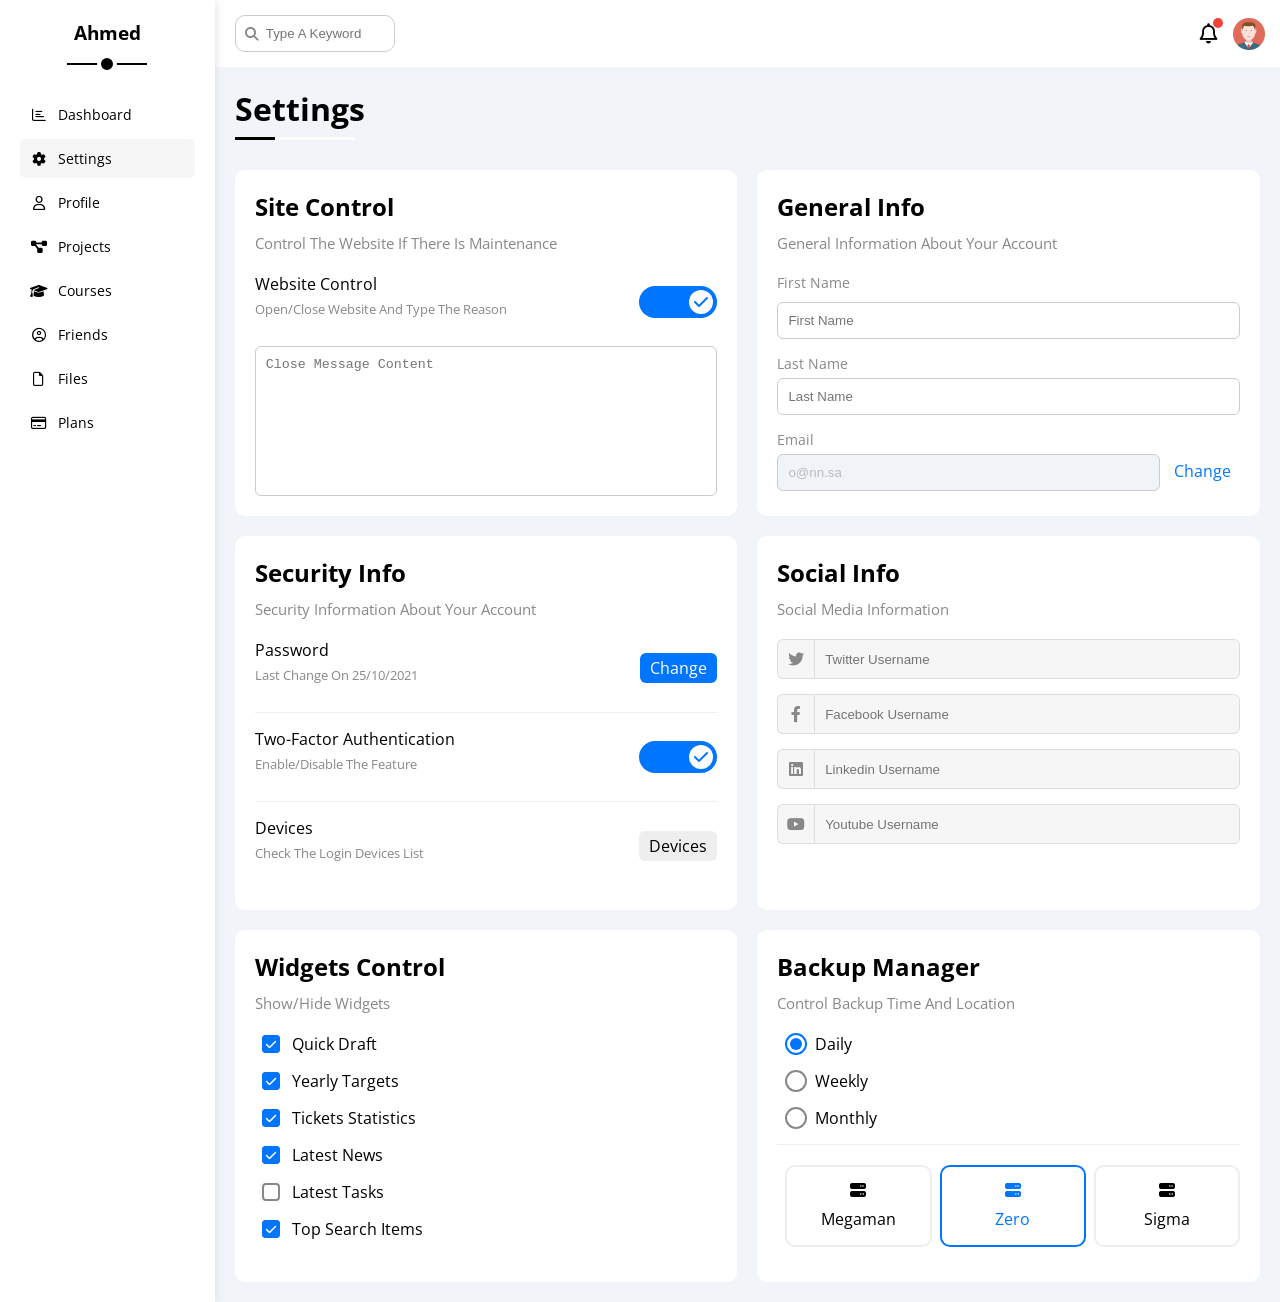
<file: settings.html>
<!DOCTYPE html>
<html lang="en">
  <head>
    <meta charset="UTF-8" />
    <meta http-equiv="X-UA-Compatible" content="IE=edge" />
    <meta name="viewport" content="width=device-width, initial-scale=1.0" />
    <title>Settings</title>
    <link rel="stylesheet" href="css/all.min.css" />
    <link rel="stylesheet" href="css/framework.css" />
    <link rel="stylesheet" href="css/master.css" />
    <link rel="preconnect" href="https://fonts.googleapis.com" />
    <link rel="preconnect" href="https://fonts.gstatic.com" crossorigin />
    <link href="https://fonts.googleapis.com/css2?family=Open+Sans:wght@300;500&display=swap" rel="stylesheet" />
  </head>
  <body>
    <div class="page d-flex">
      <div class="sidebar bg-white p-20 p-relative">
        <h3 class="p-relative txt-c mt-0">Ahmed</h3>
        <ul>
          <li>
            <a class="d-flex align-center fs-14 c-black rad-6 p-10" href="index.html">
              <i class="fa-regular fa-chart-bar fa-fw"></i>
              <span>Dashboard</span>
            </a>
          </li>
          <li>
            <a class="active d-flex align-center fs-14 c-black rad-6 p-10" href="settings.html">
              <i class="fa-solid fa-gear fa-fw"></i>
              <span>Settings</span>
            </a>
          </li>
          <li>
            <a class="d-flex align-center fs-14 c-black rad-6 p-10" href="profile.html">
              <i class="fa-regular fa-user fa-fw"></i>
              <span>Profile</span>
            </a>
          </li>
          <li>
            <a class="d-flex align-center fs-14 c-black rad-6 p-10" href="projects.html">
              <i class="fa-solid fa-diagram-project fa-fw"></i>
              <span>Projects</span>
            </a>
          </li>
          <li>
            <a class="d-flex align-center fs-14 c-black rad-6 p-10" href="courses.html">
              <i class="fa-solid fa-graduation-cap fa-fw"></i>
              <span>Courses</span>
            </a>
          </li>
          <li>
            <a class="d-flex align-center fs-14 c-black rad-6 p-10" href="friends.html">
              <i class="fa-regular fa-circle-user fa-fw"></i>
              <span>Friends</span>
            </a>
          </li>
          <li>
            <a class="d-flex align-center fs-14 c-black rad-6 p-10" href="files.html">
              <i class="fa-regular fa-file fa-fw"></i>
              <span>Files</span>
            </a>
          </li>
          <li>
            <a class="d-flex align-center fs-14 c-black rad-6 p-10" href="plans.html">
              <i class="fa-regular fa-credit-card fa-fw"></i>
              <span>Plans</span>
            </a>
          </li>
        </ul>
      </div>
      <div class="content w-full">
        <!-- Start Head -->
        <div class="head bg-white p-15 between-flex">
          <div class="search p-relative">
            <input class="p-10" type="search" placeholder="Type A Keyword" />
          </div>
          <div class="icons d-flex align-center">
            <span class="notification p-relative">
              <i class="fa-regular fa-bell fa-lg"></i>
            </span>
            <img src="imgs/avatar.png" alt="" />
          </div>
        </div>
        <!-- End Head -->
        <h1 class="p-relative">Settings</h1>
        <div class="settings-page m-20 d-grid gap-20">
          <!-- Start Settings Box -->
          <div class="p-20 bg-white rad-10">
            <h2 class="mt-0 mb-10">Site Control</h2>
            <p class="mt-0 mb-20 c-grey fs-15">Control The Website If There Is Maintenance</p>
            <div class="mb-15 between-flex">
              <div>
                <span>Website Control</span>
                <p class="c-grey mt-5 mb-0 fs-13">Open/Close Website And Type The Reason</p>
              </div>
              <div>
                <label>
                  <input class="toggle-checkbox" type="checkbox" checked />
                  <div class="toggle-switch"></div>
                </label>
              </div>
            </div>
            <textarea class="close-message p-10 rad-6 d-block w-full" placeholder="Close Message Content"></textarea>
          </div>
          <!-- End Settings Box -->
          <!-- Start Settings Box -->
          <div class="p-20 bg-white rad-10">
            <h2 class="mt-0 mb-10">General Info</h2>
            <p class="mt-0 mb-20 c-grey fs-15">General Information About Your Account</p>
            <div class="mb-15">
              <label class="fs-14 c-grey d-block mb-10" for="first">First Name</label>
              <input
                class="b-none border-ccc p-10 rad-6 d-block w-full"
                type="text"
                id="first"
                placeholder="First Name"
              />
            </div>
            <div class="mb-15">
              <label class="fs-14 c-grey d-block mb-5" for="last">Last Name</label>
              <input
                class="b-none border-ccc p-10 rad-6 d-block w-full"
                id="last"
                type="text"
                placeholder="Last Name"
              />
            </div>
            <div>
              <label class="fs-14 c-grey d-block mb-5" for="email">Email</label>
              <input
                class="email b-none border-ccc p-10 rad-6 w-full mr-10"
                id="email"
                type="email"
                value="o@nn.sa"
                disabled
              />
              <a class="c-blue" href="#">Change</a>
            </div>
          </div>
          <!-- End Settings Box -->
          <!-- Start Settings Box -->
          <div class="p-20 bg-white rad-10">
            <h2 class="mt-0 mb-10">Security Info</h2>
            <p class="mt-0 mb-20 c-grey fs-15">Security Information About Your Account</p>
            <div class="sec-box mb-15 between-flex">
              <div>
                <span>Password</span>
                <p class="c-grey mt-5 mb-0 fs-13">Last Change On 25/10/2021</p>
              </div>
              <a class="button bg-blue c-white btn-shape" href="#">Change</a>
            </div>
            <div class="sec-box mb-15 between-flex">
              <div>
                <span>Two-Factor Authentication</span>
                <p class="c-grey mt-5 mb-0 fs-13">Enable/Disable The Feature</p>
              </div>
              <label>
                <input class="toggle-checkbox" type="checkbox" checked />
                <div class="toggle-switch"></div>
              </label>
            </div>
            <div class="sec-box between-flex">
              <div>
                <span>Devices</span>
                <p class="c-grey mt-5 mb-0 fs-13">Check The Login Devices List</p>
              </div>
              <a class="bg-eee c-black btn-shape" href="#">Devices</a>
            </div>
          </div>
          <!-- End Settings Box -->
          <!-- Start Settings Box -->
          <div class="social-boxes p-20 bg-white rad-10">
            <h2 class="mt-0 mb-10">Social Info</h2>
            <p class="mt-0 mb-20 c-grey fs-15">Social Media Information</p>
            <div class="d-flex align-center mb-15">
              <i class="fa-brands fa-twitter center-flex c-grey"></i>
              <input class="w-full" type="text" placeholder="Twitter Username" />
            </div>
            <div class="d-flex align-center mb-15">
              <i class="fa-brands fa-facebook-f center-flex c-grey"></i>
              <input class="w-full" type="text" placeholder="Facebook Username" />
            </div>
            <div class="d-flex align-center mb-15">
              <i class="fa-brands fa-linkedin center-flex c-grey"></i>
              <input class="w-full" type="text" placeholder="Linkedin Username" />
            </div>
            <div class="d-flex align-center">
              <i class="fa-brands fa-youtube center-flex c-grey"></i>
              <input class="w-full" type="text" placeholder="Youtube Username" />
            </div>
          </div>
          <!-- End Settings Box -->
          <!-- Start Settings Box -->
          <div class="widgets-control p-20 bg-white rad-10">
            <h2 class="mt-0 mb-10">Widgets Control</h2>
            <p class="mt-0 mb-20 c-grey fs-15">Show/Hide Widgets</p>
            <div class="control d-flex align-center mb-15">
              <input type="checkbox" id="one" checked />
              <label for="one">Quick Draft</label>
            </div>
            <div class="control d-flex align-center mb-15">
              <input type="checkbox" id="two" checked />
              <label for="two">Yearly Targets</label>
            </div>
            <div class="control d-flex align-center mb-15">
              <input type="checkbox" id="three" checked />
              <label for="three">Tickets Statistics</label>
            </div>
            <div class="control d-flex align-center mb-15">
              <input type="checkbox" id="four" checked />
              <label for="four">Latest News</label>
            </div>
            <div class="control d-flex align-center mb-15">
              <input type="checkbox" id="five" />
              <label for="five">Latest Tasks</label>
            </div>
            <div class="control d-flex align-center mb-15">
              <input type="checkbox" id="six" checked />
              <label for="six">Top Search Items</label>
            </div>
          </div>
          <!-- End Settings Box -->
          <!-- Start Settings Box -->
          <div class="backup-control p-20 bg-white rad-10">
            <h2 class="mt-0 mb-10">Backup Manager</h2>
            <p class="mt-0 mb-20 c-grey fs-15">Control Backup Time And Location</p>
            <div class="date d-flex align-center mb-15">
              <input type="radio" name="time" id="daily" checked />
              <label for="daily">Daily</label>
            </div>
            <div class="date d-flex align-center mb-15">
              <input type="radio" name="time" id="weekly" />
              <label for="weekly">Weekly</label>
            </div>
            <div class="date d-flex align-center mb-15">
              <input type="radio" name="time" id="monthly" />
              <label for="monthly">Monthly</label>
            </div>
            <div class="servers d-flex align-center txt-c">
              <input type="radio" name="servers" id="server-one" />
              <div class="server mb-15 rad-10 w-full">
                <label class="d-block m-15" for="server-one">
                  <i class="fa-solid fa-server d-block mb-10"></i>
                  Megaman
                </label>
              </div>
              <input type="radio" name="servers" id="server-two" checked />
              <div class="server mb-15 rad-10 w-full">
                <label class="d-block m-15" for="server-two">
                  <i class="fa-solid fa-server d-block mb-10"></i>
                  Zero
                </label>
              </div>
              <input type="radio" name="servers" id="server-three" />
              <div class="server mb-15 rad-10 w-full">
                <label class="d-block m-15" for="server-three">
                  <i class="fa-solid fa-server d-block mb-10"></i>
                  Sigma
                </label>
              </div>
            </div>
          </div>
          <!-- End Settings Box -->
        </div>
      </div>
    </div>
  </body>
</html>
</file>
<file: css/framework.css>
:root {
  --blue-color: #0075ff;
  --blue-alt-color: #0d69d5;
  --orange-color: #f59e0b;
  --green-color: #22c55e;
  --red-color: #f44336;
  --grey-color: #888;
}

.d-flex {
  display: flex;
}

.f-wrap {
  flex-wrap: wrap;
}

.align-center {
  align-items: center;
}

.space-between {
  justify-content: space-between;
}

.d-grid {
  display: grid;
}

.gap-20 {
  gap: 20px;
}

.d-block {
  display: block;
}

@media (max-width: 767px) {
  .block-mobile {
    display: block;
  }

  .hide-mobile {
    display: none;
  }
}


.p-10 {
  padding: 10px;
}

.p-15 {
  padding: 15px;
}

.p-20 {
  padding: 20px;
}

.pt-10 {
  padding-top: 10px;
}

.pt-15 {
  padding-top: 15px;
}

.pt-20 {
  padding-top: 20px;
}

.pb-10 {
  padding-bottom: 10px;
}

.pb-15 {
  padding-bottom: 15px;
}

.pb-20 {
  padding-bottom: 20px;
}

.pl-15 {
  padding-left: 15px;
}

.m-0 {
  margin: 0;
}

.m-15 {
  margin: 15px;
}

.m-20 {
  margin: 20px;
}

.mt-0 {
  margin-top: 0;
}

.mt-5 {
  margin-top: 5px;
}

.mt-10 {
  margin-top: 10px;
}

.mt-15 {
  margin-top: 15px;
}

.mt-20 {
  margin-top: 20px;
}

.mt-25 {
  margin-top: 25px;
}

.mr-10 {
  margin-right: 10px;
}

.mr-15 {
  margin-right: 15px;
}

.mb-5 {
  margin-bottom: 5px;
}

.mb-10 {
  margin-bottom: 10px;
}

.mb-15 {
  margin-bottom: 15px;
}

.mb-20 {
  margin-bottom: 20px;
}

.mb-25 {
  margin-bottom: 25px;
}


.c-black {
  color: black;
}

.c-white {
  color: white;
}

.c-grey {
  color: var(--grey-color);
}

.c-red {
  color: var(--red-color);
}

.c-green {
  color: var(--green-color);
}

.c-blue {
  color: var(--blue-color);
}

.c-orange {
  color: var(--orange-color);
}

.bg-red {
  background-color: var(--red-color);
}

.bg-green {
  background-color: var(--green-color);
}

.bg-blue {
  background-color: var(--blue-color);
}

.bg-orange {
  background-color: var(--orange-color);
}

.bg-white {
  background-color: white;
}

.bg-eee {
  background-color: #eee;
}

.p-relative {
  position: relative;
}

.p-absolute {
  position: absolute;
}

.txt-c {
  text-align: center;
}

.fs-13 {
  font-size: 13px;
}

.fs-14 {
  font-size: 14px;
}

.fs-15 {
  font-size: 15px;
}

.fs-25 {
  font-size: 25px;
}

.fw-bold {
  font-weight: bold;
}

@media (max-width: 767px) {
  .txt-c-mobile {
    text-align: center;
  }
}


.rad-6 {
  border-radius: 6px;
}

.rad-10 {
  border-radius: 10px;
}

.rad-half {
  border-radius: 50%;
}

.b-none {
  border: none;
}

.border-ccc {
  border: 1px solid #ccc;
}

.border-eee {
  border: 1px solid #eee;
}

.w-full {
  width: 100%;
}

.w-100 {
  width: 100px;
}

.w-fit {
  width: fit-content;
}

.h-full {
  height: 100%;
}

.h-100 {
  height: 100px;
}

.center-flex {
  display: flex;
  align-items: center;
  justify-content: center;
}

.between-flex {
  display: flex;
  align-items: center;
  justify-content: space-between;
}

.btn-shape {
  padding: 4px 10px;
  border-radius: 6px;
}
</file>
<file: css/master.css>
:root {
  --blue-color: #0075ff;
  --blue-alt-color: #0d69d5;
  --orange-color: #f59e0b;
  --green-color: #22c55e;
  --red-color: #f44336;
  --grey-color: #888;
}

* {
  box-sizing: border-box;
}

body {
  font-family: "Open Sans", sans-serif;
  margin: 0;
}

*:focus {
  outline: none;
}

a {
  text-decoration: none;
}

ul {
  list-style: none;
  padding: 0;
}

::-webkit-scrollbar {
  width: 15px;
}

::-webkit-scrollbar-track {
  background-color: white;
}

::-webkit-scrollbar-thumb {
  background-color: var(--blue-color);
}

::-webkit-scrollbar-thumb:hover {
  background-color: var(--blue-alt-color);
}

.page {
  background-color: #f1f5f9;
  min-height: 100vh;
}

.sidebar {
  width: 250px;
  box-shadow: 0 0 10px #ddd;
}

.sidebar>h3 {
  margin-bottom: 50px;
}

.sidebar>h3::before,
.sidebar>h3::after {
  content: "";
  background-color: black;
  transform: translateX(-50%);
  position: absolute;
  left: 50%;
}

.sidebar>h3::before {
  width: 80px;
  height: 2px;
  bottom: -20px;
}

.sidebar>h3::after {
  bottom: -29px;
  width: 12px;
  height: 12px;
  border-radius: 50%;
  border: 4px solid white;
}

.sidebar ul li a {
  transition: 0.3s;
  margin-bottom: 5px;
}

.sidebar ul li a:hover,
.sidebar ul li a.active {
  background-color: #f6f6f6;
}

.sidebar ul li a span {
  font-size: 14px;
  margin-left: 10px;
}

@media (max-width: 767px) {
  .sidebar {
    width: 58px;
    padding: 10px;
  }

  .sidebar>h3 {
    font-size: 13px;
    margin-bottom: 15px;
  }

  .sidebar>h3::before,
  .sidebar>h3::after {
    display: none;
  }

  .sidebar ul li a span {
    display: none;
  }
}

.content {
  overflow: hidden;
}

.head .search::before {
  font-family: var(--fa-style-family-classic);
  content: "\f002";
  font-weight: 900;
  position: absolute;
  left: 15px;
  top: 50%;
  transform: translateY(-50%);
  font-size: 14px;
  color: var(--grey-color);
}

.head .search input {
  border: 1px solid #ccc;
  border-radius: 10px;
  margin-left: 5px;
  padding-left: 30px;
  width: 160px;
  transition: width 0.3s;
}

.head .search input:focus {
  width: 200px;
}

.head .search input:focus::placeholder {
  opacity: 0;
}

.head .icons .notification::before {
  content: "";
  position: absolute;
  width: 10px;
  height: 10px;
  background-color: var(--red-color);
  border-radius: 50%;
  right: -5px;
  top: -5px;
}

.head .icons img {
  width: 32px;
  height: 32px;
  margin-left: 15px;
}

.page h1 {
  margin: 20px 20px 40px;
}

.page h1::before,
.page h1::after {
  content: "";
  height: 3px;
  position: absolute;
  bottom: -10px;
  left: 0;
}

.page h1::before {
  background-color: white;
  width: 120px;
}

.page h1::after {
  background-color: black;
  width: 40px;
}

.wrapper {
  grid-template-columns: repeat(auto-fill, minmax(450px, 1fr));
  margin-left: 20px;
  margin-right: 20px;
  margin-bottom: 20px;
}

@media (max-width: 767px) {
  .wrapper {
    grid-template-columns: minmax(200px, 1fr);
    margin-left: 10px;
    margin-right: 10px;
    gap: 10px;
  }
}

.welcome {
  overflow: hidden;
}

.welcome .intro img {
  width: 200px;
  margin-bottom: -10px;
}

.welcome .avatar {
  width: 64px;
  height: 64px;
  border: 2px solid white;
  border-radius: 50%;
  padding: 2px;
  box-shadow: 0 0 5px #ddd;
  margin-left: 20px;
  margin-top: -32px;
}

.welcome .body {
  border-top: 1px solid #eee;
  border-bottom: 1px solid #eee;
}

.welcome .body>div {
  flex: 1;
}

.welcome .visit {
  margin: 0 15px 15px auto;
  transition: 0.3s;
}

.welcome .visit:hover {
  background-color: var(--blue-alt-color);
}

@media (max-width: 767px) {
  .welcome .intro {
    padding-bottom: 30px;
  }

  .welcome .avatar {
    margin-left: 0;
  }

  .welcome .body>div:not(:last-child) {
    margin-bottom: 20px;
  }
}

.quick-draft textarea {
  resize: none;
  min-height: 180px;
}

.quick-draft .save {
  margin-left: auto;
  transition: 0.3s;
  cursor: pointer;
}

.quick-draft .save:hover {
  background-color: var(--blue-alt-color);
}

.targets .target-row .icon {
  width: 80px;
  height: 80px;
  margin-right: 15px;
}

.targets .details {
  flex: 1;
}

.targets .details .progress {
  height: 4px;
}

.targets .details .progress>span {
  position: absolute;
  left: 0;
  top: 0;
  height: 100%;
}

.targets .details .progress>span span {
  position: absolute;
  bottom: 16px;
  right: -16px;
  color: white;
  padding: 2px 5px;
  border-radius: 6px;
  font-size: 13px;
}

.targets .details .progress>span span::after {
  content: "";
  border-color: transparent;
  border-width: 5px;
  border-style: solid;
  position: absolute;
  bottom: -10px;
  left: 50%;
  transform: translateX(-50%);
}

.targets .details .progress>.blue span::after {
  border-top-color: var(--blue-color);
}

.targets .details .progress>.orange span::after {
  border-top-color: var(--orange-color);
}

.targets .details .progress>.green span::after {
  border-top-color: var(--green-color);
}

.blue .icon,
.blue .progress {
  background-color: rgb(0 117 255 / 20%);
}

.orange .icon,
.orange .progress {
  background-color: rgb(245 158 11 / 20%);
}

.green .icon,
.green .progress {
  background-color: rgb(34 197 94 / 20%);
}

.tickets .box {
  border: 1px solid #ccc;
  width: calc(50% - 10px);
}

@media (max-width: 767px) {
  .tickets .box {
    width: 100%;
  }
}

.latest-news .news-row:not(:last-of-type) {
  margin-bottom: 20px;
  padding-bottom: 20px;
  border-bottom: 1px solid #eee;
}

.latest-news .news-row img {
  width: 100px;
  border-radius: 6px;
  margin-right: 15px;
}

.latest-news .info {
  flex-grow: 1;
}

.latest-news .info h3 {
  margin: 0 0 6px;
  font-size: 16px;
}

@media (max-width: 767px) {
  .latest-news .news-row {
    display: block;
  }

  .latest-news .news-row .label {
    margin: 10px auto;
    width: fit-content;
  }
}

.tasks .task-row:not(:last-of-type) {
  margin-bottom: 15px;
  padding-bottom: 15px;
  border-bottom: 1px solid #eee;
}

.tasks .info {
  flex-grow: 1;
}

.tasks .done {
  opacity: 0.3;
}

.tasks .done h3,
.tasks .done p {
  text-decoration: line-through;
}

.tasks .delete {
  cursor: pointer;
  transition: 0.3s;
}

.tasks .delete:hover {
  color: var(--red-color);
}

.latest-uploads ul li:not(:last-child) {
  border-bottom: 1px solid #eee;
}

.latest-uploads ul li img {
  width: 40px;
  height: 40px;
}

.last-project ul::before {
  content: "";
  position: absolute;
  left: 11px;
  width: 2px;
  height: 100%;
  background-color: var(--blue-color);
}

.last-project ul li::before {
  content: "";
  width: 20px;
  height: 20px;
  display: block;
  border-radius: 50%;
  background-color: white;
  border: 2px solid white;
  outline: 2px solid var(--blue-color);
  margin-right: 15px;
  z-index: 1;
}

.last-project ul li.done::before {
  background-color: var(--blue-color);
}

.last-project ul li.current::before {
  animation: change-color 0.8s infinite alternate;
}

.last-project .launch-icon {
  position: absolute;
  width: 160px;
  right: 0;
  bottom: 0;
  opacity: 0.1;
}

.reminders ul li .key {
  width: 15px;
  height: 15px;
}

.reminders ul li>.blue {
  border-left: 2px solid var(--blue-color);
}

.reminders ul li>.green {
  border-left: 2px solid var(--green-color);
}

.reminders ul li>.orange {
  border-left: 2px solid var(--orange-color);
}

.reminders ul li>.red {
  border-left: 2px solid var(--red-color);
}

.latest-post .avatar {
  width: 48px;
  height: 48px;
}

.latest-post .post-content {
  text-transform: capitalize;
  line-height: 1.8;
  border-top: 1px solid #eee;
  border-bottom: 1px solid #eee;
  min-height: 140px;
}

.social-media .box {
  padding-left: 70px;
}

.social-media .box i {
  position: absolute;
  left: 0;
  top: 0;
  width: 52px;
  transition: 0.3s;
}

.social-media .box i:hover {
  transform: rotate(5deg);
}

.social-media .twitter {
  background-color: rgb(29 161 242 / 20%);
  color: #1da1f2;
}

.social-media .twitter i,
.social-media .twitter a {
  background-color: #1da1f2;
}

.social-media .facebook {
  background-color: rgb(24 119 242 / 20%);
  color: #1da1f2;
}

.social-media .facebook i,
.social-media .facebook a {
  background-color: #1877f2;
}

.social-media .youtube {
  background-color: rgb(255 0 0 / 20%);
  color: #ff0000;
}

.social-media .youtube i,
.social-media .youtube a {
  background-color: #ff0000;
}

.social-media .linkedin {
  background-color: rgb(0 119 181 / 20%);
  color: #0077b5;
}

.social-media .linkedin i,
.social-media .linkedin a {
  background-color: #0077b5;
}

.projects .responsive-table {
  overflow-x: auto;
}

.projects table {
  min-width: 1000px;
  border-spacing: 0;
}

.projects thead td {
  background-color: #eee;
  font-weight: bold;
}

.projects table td {
  padding: 15px;
}

.projects tbody td {
  border-bottom: 1px solid #eee;
  border-left: 1px solid #eee;
  transition: 0.3s;
}

.projects table tbody tr td:last-child {
  border-right: 1px solid #eee;
}

.projects tbody tr:hover td {
  background-color: #faf7f7;
}

.projects table img {
  width: 32px;
  height: 32px;
  border-radius: 50%;
  padding: 2px;
  background-color: white;
}

.projects table img:not(:first-child) {
  margin-left: -20px;
}

.projects table .label {
  font-size: 13px;
}

.settings-page {
  grid-template-columns: repeat(auto-fill, minmax(500px, 1fr));
}

@media (max-width: 767px) {
  .settings-page {
    grid-template-columns: minmax(100px, 1fr);
    margin-left: 10px;
    margin-right: 10px;
    gap: 10px;
  }
}

.settings-page .close-message {
  border: 1px solid #ccc;
  resize: none;
  min-height: 150px;
}

.settings-page .email {
  display: inline-flex;
  width: calc(100% - 80px);
}

.settings-page .sec-box {
  padding-bottom: 15px;
}

.settings-page .sec-box:not(:last-of-type) {
  border-bottom: 1px solid #eee;
}

.settings-page .sec-box .button {
  transition: 0.3s;
}

.settings-page .sec-box .button:hover {
  background-color: var(--blue-alt-color);
}

.settings-page .social-boxes i {
  width: 40px;
  height: 40px;
  background-color: #f6f6f6;
  border: 1px solid #ddd;
  border-right: none;
  border-radius: 6px 0 0 6px;
  transition: 0.3s;
}

.settings-page .social-boxes input {
  height: 40px;
  background-color: #f6f6f6;
  border: 1px solid #ddd;
  padding-left: 10px;
  border-radius: 0 6px 6px 0;
}

.settings-page .social-boxes>div:focus-within i {
  color: black;
}

.widgets-control .control input[type="checkbox"] {
  -webkit-appearance: none;
  appearance: none;
}

.widgets-control .control label {
  padding-left: 30px;
  cursor: pointer;
  position: relative;
}

.widgets-control .control label::before,
.widgets-control .control label::after {
  position: absolute;
  left: 0;
  top: 50%;
  margin-top: -9px;
  border-radius: 4px;
}

.widgets-control .control label::before {
  content: "";
  width: 14px;
  height: 14px;
  border: 2px solid var(--grey-color);
}

.widgets-control .control label:hover::before {
  border-color: var(--blue-alt-color);
}

.widgets-control .control label::after {
  font-family: var(--fa-style-family-classic);
  content: "\f00c";
  font-weight: 900;
  background-color: var(--blue-color);
  color: white;
  font-size: 12px;
  width: 18px;
  height: 18px;
  display: flex;
  justify-content: center;
  align-items: center;
  transform: scale(0) rotate(360deg);
  transition: 0.3s;
}

.widgets-control .control input[type="checkbox"]:checked+label::after {
  transform: scale(1);
}

.backup-control input[type="radio"] {
  -webkit-appearance: none;
  appearance: none;
}

.backup-control .date label {
  padding-left: 30px;
  cursor: pointer;
  position: relative;
}

.backup-control .date label::before {
  content: "";
  position: absolute;
  top: 50%;
  left: 0;
  margin-top: -11px;
  width: 18px;
  height: 18px;
  border: 2px solid var(--grey-color);
  border-radius: 50%;
}

.backup-control .date label::after {
  content: "";
  position: absolute;
  left: 5px;
  top: 5px;
  width: 12px;
  height: 12px;
  background: var(--blue-color);
  border-radius: 50%;
  transition: 0.3s;
  transform: scale(0);
}

.backup-control .date input[type="radio"]:checked+label::before {
  border-color: var(--blue-color);
}

.backup-control .date input[type="radio"]:checked+label::after {
  transform: scale(1);
}

.backup-control .servers {
  border-top: 1px solid #eee;
  padding-top: 20px;
}

@media (max-width: 767px) {
  .backup-control .servers {
    flex-wrap: wrap;
  }
}

.backup-control .servers .server {
  border: 2px solid #eee;
  position: relative;
}

.backup-control .servers .server label {
  cursor: pointer;
}

.backup-control .servers input[type="radio"]:checked+.server {
  border-color: var(--blue-color);
  color: var(--blue-color);
}

.toggle-checkbox {
  -webkit-appearance: none;
  appearance: none;
  display: none;
}

.toggle-switch {
  background-color: #ccc;
  width: 78px;
  height: 32px;
  border-radius: 16px;
  position: relative;
  transition: 0.3s;
  cursor: pointer;
}

.toggle-switch::before {
  font-family: var(--fa-style-family-classic);
  content: "\f00d";
  font-weight: 900;
  background-color: white;
  width: 24px;
  height: 24px;
  position: absolute;
  border-radius: 50%;
  top: 4px;
  left: 4px;
  display: flex;
  justify-content: center;
  align-items: center;
  color: #aaa;
  transition: 0.3s;
}

.toggle-checkbox:checked+.toggle-switch {
  background-color: var(--blue-color);
}

.toggle-checkbox:checked+.toggle-switch::before {
  content: "\f00c";
  left: 50px;
  color: var(--blue-color);
}

.settings-page :disabled {
  cursor: no-drop;
  background-color: #f0f4f8;
  color: #bbb;
}

@media (max-width: 767px) {
  .profile-page .overview {
    flex-direction: column;
  }
}

.profile-page .avatar-box {
  width: 300px;
}

@media (min-width: 768px) {
  .profile-page .avatar-box {
    border-right: 1px solid #eee;
  }
}

.profile-page .avatar-box>img {
  width: 120px;
  height: 120px;
}

.profile-page .avatar-box .level {
  height: 6px;
  overflow: hidden;
  margin: auto;
  width: 70%;
}

.profile-page .avatar-box .level span {
  position: absolute;
  left: 0;
  top: 0;
  height: 100%;
  background-color: var(--blue-color);
  border-radius: 6px;
}

.profile-page .info-box .box {
  flex-wrap: wrap;
  border-bottom: 1px solid #eee;
  transition: 0.3s;
}

.profile-page .info-box .box:hover {
  background-color: #f9f9f9;
}

.profile-page .info-box .box>div {
  min-width: 250px;
  padding: 10px 0 0;
}

.profile-page .info-box h4 {
  font-weight: normal;
}

.profile-page .info-box .toggle-switch {
  height: 20px;
}

@media (max-width: 767px) {
  .profile-page .info-box .toggle-switch {
    margin: auto;
  }
}

.profile-page .info-box .toggle-switch::before {
  width: 12px;
  height: 12px;
  font-size: 8px;
}

.profile-page .info-box .toggle-checkbox:checked+.toggle-switch::before {
  left: 62px;
}

@media (max-width: 767px) {
  .profile-page .other-data {
    flex-direction: column;
  }
}

.profile-page .skills-card {
  flex-grow: 1;
}

.profile-page .skills-card ul li {
  padding: 15px 0;
}

.profile-page .skills-card ul li:not(:last-child) {
  border-bottom: 1px solid #eee;
}

.profile-page .skills-card ul li span {
  display: inline-flex;
  padding: 4px 10px;
  background-color: #eee;
  border-radius: 6px;
  font-size: 14px;
}

.profile-page .skills-card ul li span:not(:last-child) {
  margin-right: 5px;
}

.profile-page .activities {
  flex-grow: 2;
}

.profile-page .activity:not(:last-of-type) {
  border-bottom: 1px solid #eee;
  padding-bottom: 20px;
  margin-bottom: 20px;
}

.profile-page .activity img {
  width: 64px;
  height: 64px;
  margin-right: 10px;
}

@media (min-width: 768px) {
  .profile-page .activity .date {
    margin-left: auto;
    text-align: right;
  }
}

@media (max-width: 767px) {
  .profile-page .activity {
    flex-direction: column;
  }

  .profile-page .activity img {
    margin-right: 0;
    margin-bottom: 15px;
  }

  .profile-page .activity .date {
    margin-top: 15px;
  }
}

.projects-page {
  grid-template-columns: repeat(auto-fill, minmax(500px, 1fr));
}

@media (max-width: 767px) {
  .projects-page {
    grid-template-columns: minmax(200px, 1fr);
    margin-left: 10px;
    margin-right: 10px;
    gap: 10px;
  }
}

.projects-page .project .date {
  position: absolute;
  right: 10px;
  top: 10px;
}

.projects-page .project h4 {
  font-weight: normal;
}

.projects-page .project .team {
  position: relative;
  min-height: 80px;
}

.projects-page .project .team a {
  position: absolute;
  left: 0;
  bottom: 0;
}

.projects-page .project .team a:nth-child(2) {
  left: 25px;
}

.projects-page .project .team a:nth-child(3) {
  left: 50px;
}

.projects-page .project .team a:nth-child(4) {
  left: 75px;
}

.projects-page .project .team a:nth-child(5) {
  left: 100px;
}

.projects-page .project .team a:hover {
  z-index: 1000;
}

.projects-page .project .team img {
  width: 40px;
  height: 40px;
  border-radius: 50%;
  border: 2px solid white;
}

.projects-page .project .do {
  justify-content: flex-end;
  border-top: 1px solid #eee;
  padding-top: 15px;
  margin-top: 15px;
}

@media (max-width: 767px) {
  .projects-page .project .do {
    flex-direction: column;
  }
}

.projects-page .project .do span {
  padding: 3px 8px;
  margin-left: 5px;
  width: fit-content;
}

@media (max-width: 767px) {
  .projects-page .project .do span:not(:last-child) {
    margin-bottom: 15px;
  }
}

.projects-page .project .info {
  border-top: 1px solid #eee;
  margin-top: 15px;
  padding-top: 15px;
}

@media (max-width: 767px) {
  .projects-page .project .info {
    flex-direction: column;
  }
}

.projects-page .project .prog {
  height: 8px;
  width: 260px;
  position: relative;
  border-radius: 6px;
}

@media (max-width: 767px) {
  .projects-page .project .prog {
    margin-bottom: 15px;
  }
}

.projects-page .project .prog span {
  position: absolute;
  left: 0;
  top: 0;
  height: 100%;
  border-radius: 6px;
}

.courses-page {
  grid-template-columns: repeat(auto-fill, minmax(300px, 1fr));
}

@media (max-width: 767px) {
  .courses-page {
    grid-template-columns: minmax(200px, 1fr);
    margin-left: 10px;
    margin-right: 10px;
    gap: 10px;
  }
}

.courses-page .course {
  overflow: hidden;
}

.courses-page .course .cover {
  max-width: 100%;
}

.courses-page .course .instructor {
  position: absolute;
  width: 64px;
  height: 64px;
  border-radius: 50%;
  top: 20px;
  left: 20px;
  border: 2px solid white;
}

.courses-page .course .description {
  line-height: 1.6;
}

.courses-page .course .info {
  border-top: 1px solid #eee;
  font-size: 13px;
}

.courses-page .course .info .title {
  position: absolute;
  top: -13px;
  left: 50%;
  transform: translateX(-50%);
  font-size: 13px;
}

.friends-page {
  grid-template-columns: repeat(auto-fill, minmax(300px, 1fr));
}

@media (max-width: 767px) {
  .friends-page {
    grid-template-columns: minmax(200px, 1fr);
    margin-left: 10px;
    margin-right: 10px;
    gap: 10px;
  }
}

.friends-page .contact {
  position: absolute;
  left: 10px;
  top: 10px;
}

.friends-page .contact i {
  background-color: #eee;
  padding: 10px;
  border-radius: 50%;
  color: #666;
  font-size: 13px;
  cursor: pointer;
  transition: 0.3s;
}

.friends-page .contact i:hover {
  background-color: var(--blue-color);
  color: white;
}

.friends-page .friend .icons {
  border-top: 1px solid #eee;
  border-bottom: 1px solid #eee;
  margin-top: 15px;
  margin-bottom: 15px;
  padding-top: 15px;
  padding-bottom: 15px;
}

.friends-page .friend .icons i {
  margin-right: 5px;
}

.friends-page .friend .icons .vip {
  position: absolute;
  right: 0;
  top: 50%;
  transform: translateY(-50%);
  font-size: 40px;
  opacity: 0.2;
}

.files-page {
  flex-direction: row-reverse;
  align-items: flex-start;
}

@media (max-width: 767px) {
  .files-page {
    flex-direction: column;
    align-items: normal;
  }
}

.files-page .files-stats {
  min-width: 260px;
}

.files-page .files-stats .icon {
  width: 40px;
  height: 40px;
  margin-right: 10px;
}

.files-page .files-stats .size {
  margin-left: auto;
}

.files-page .files-stats .blue {
  background-color: rgb(0 117 255 / 20%);
}

.files-page .files-stats .green {
  background-color: rgb(34 197 94 / 20%);
}

.files-page .files-stats .red {
  background-color: rgb(244 67 54 / 20%);
}

.files-page .files-stats .orange {
  background-color: rgb(245 158 11 / 20%);
}

.files-page .files-stats .upload {
  margin: 15px auto 0;
  padding: 10px 15px;
  transition: 0.3s;
}

.files-page .files-stats .upload:hover {
  background-color: var(--blue-alt-color);
}

.files-page .files-stats .upload:hover i {
  animation: go-up 0.8s infinite;
}

.files-page .files-content {
  flex: 1;
  grid-template-columns: repeat(auto-fill, minmax(200px, 1fr));
}

.files-page .files-content img {
  width: 64px;
  height: 64px;
  transition: 0.3s;
}

.files-page .files-content .file:hover img {
  transform: rotate(5deg);
}

.files-page .files-content .info {
  border-top: 1px solid #eee;
}

.plans-page {
  grid-template-columns: repeat(auto-fill, minmax(450px, 1fr));
}

@media (max-width: 767px) {
  .plans-page {
    grid-template-columns: minmax(250px, 1fr);
    margin-left: 10px;
    margin-right: 10px;
    gap: 10px;
  }
}

.plans-page .plan .top {
  border: 3px solid white;
  outline: 3px solid transparent;
}

.plans-page .plan.green .top {
  outline-color: var(--green-color);
}

.plans-page .plan.blue .top {
  outline-color: var(--blue-color);
}

.plans-page .plan.orange .top {
  outline-color: var(--orange-color);
}

.plans-page .plan .price {
  position: relative;
  font-size: 40px;
  width: fit-content;
  margin: auto;
}

.plans-page .plan .price span {
  position: absolute;
  left: -20px;
  top: 0;
  font-size: 25px;
}

.plans-page .plan ul li {
  padding: 15px 0;
  display: flex;
  align-items: center;
  font-size: 15px;
  border-bottom: 1px solid #eee;
}

.plans-page .plan ul li .yes {
  color: var(--green-color);
}

.plans-page .plan ul li i:not(.yes, .help) {
  color: var(--red-color);
}

.plans-page .plan ul li i:first-child {
  font-size: 18px;
  margin-right: 5px;
}

.plans-page .plan ul li .help {
  color: var(--grey-color);
  margin-left: auto;
  cursor: pointer;
}

@keyframes change-color {
  from {
    background-color: var(--blue-color);
  }

  to {
    background-color: white;
  }
}

@keyframes go-up {

  0%,
  100% {
    transform: translateY(0);
  }

  50% {
    transform: translateY(-5px);
  }
}
</file>
